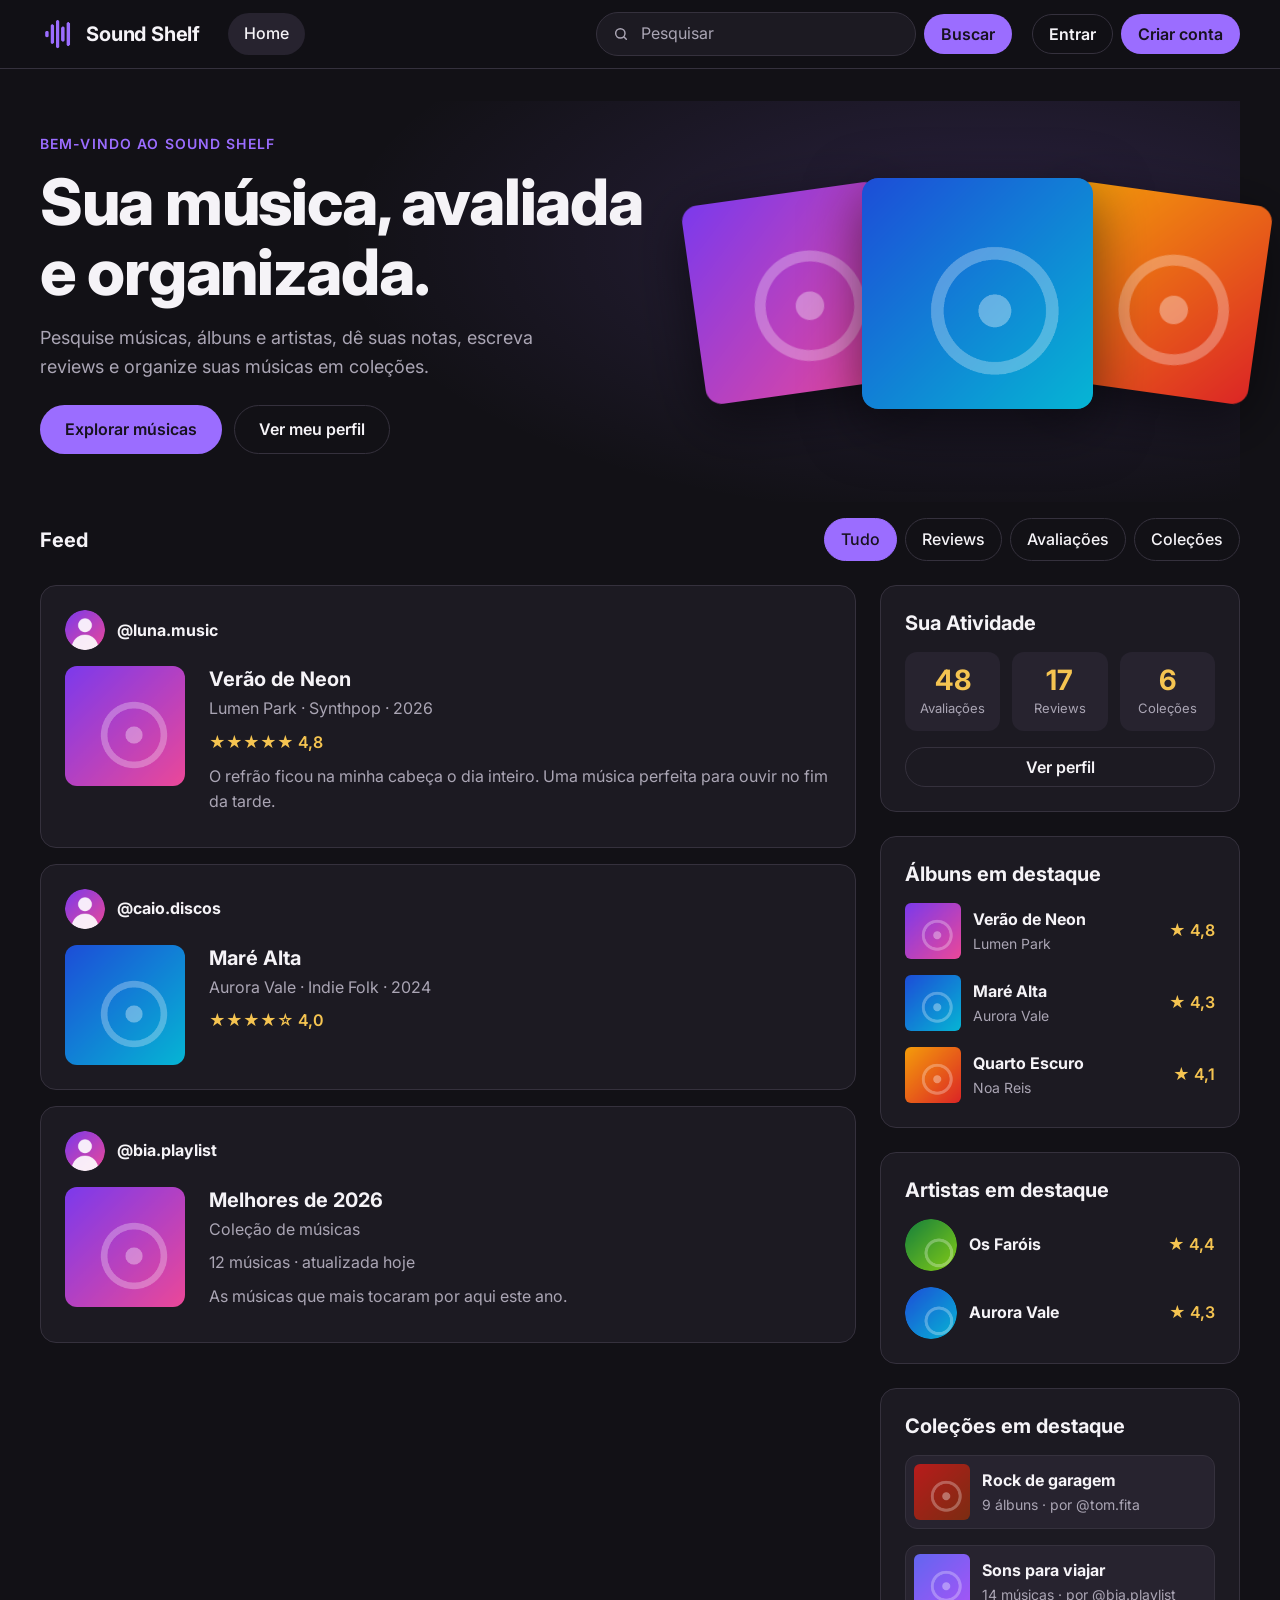
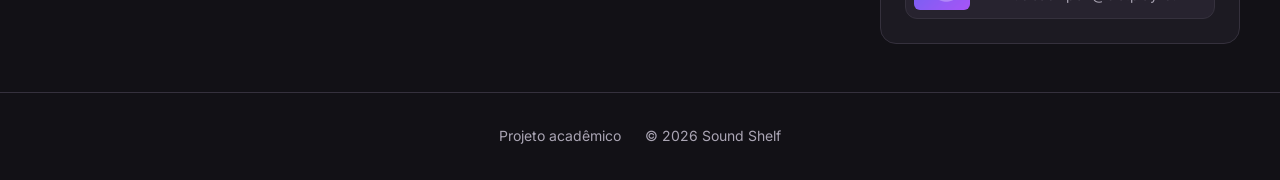
<file: index.html>
<!DOCTYPE html>
<html lang="pt-BR">
<head>
    <meta charset="UTF-8">
    <meta name="viewport" content="width=device-width, initial-scale=1.0">
    <title>Sound Shelf - Home</title>
    <link rel="stylesheet" href="assets/css/style.css">
    <link rel="icon" href="assets/img/favicon.png" type="image/png" sizes="180x180">
    <link rel="apple-touch-icon" href="assets/img/favicon.png">
    <script defer src="assets/js/script.js"></script>
</head>
<body>
   
    <!-- cabeçalho/navegação -->
    <header class="cabecalho">
        <img src="assets/img/logo.png" alt="logo sound shelf">
        <p class="logo">Sound Shelf</p>

        <!-- navegacao principal -->
        <nav class="nav-principal">
            <a href="index.html" class="link ativo" aria-current="page">Home</a>
            <a href="perfil.html" class="link" data-requer-login hidden>Perfil</a>
            <a href="colecoes.html" class="link" data-requer-login hidden>Coleções</a>
        </nav>

        <!-- form de pesquisa -->
        <form class="form-pesquisa" action="buscar.html">

            <label for="pesquisa" class="input-estilo">
                Pesquisar
            </label>

            <input
                type="search"
                id="pesquisa"
                name="pesquisa"
                placeholder="Pesquisar">

            <button type="submit" class="botao">Buscar</button>
        </form>

        <!-- área da conta (o JavaScript mostra a versão de visitante ou de usuário logado) -->
        <div class="area-conta">

            <div class="acoes-conta" id="conta-visitante" hidden>
                <a href="login.html" class="botao-secundario">Entrar</a>
                <a href="cadastro.html" class="botao">Criar conta</a>
            </div>

            <div class="acoes-conta" id="conta-logado" hidden>
                <a href="perfil.html" class="link-perfil" id="link-conta">
                    <img src="assets/img/avatar.png" alt="Foto de perfil do usuário">
                </a>
                <span class="nome-conta" id="nome-conta"></span>
                <button type="button" class="botao-secundario" id="botao-sair">Sair</button>
            </div>

        </div>
    </header>

    <!-- conteúdo principal da página -->
    <main>

        <!-- apresentação inicial-->
        <section class="apresentacao">

            <div class="conteudo-apresentacao">

                <p class="texto-pequeno">
                    BEM-VINDO AO SOUND SHELF
                </p>

                <h1>
                    Sua música, avaliada e organizada.
                </h1>

                <p>
                    Pesquise músicas, álbuns e artistas, dê suas notas,
                    escreva reviews e organize suas músicas em coleções.
                </p>

                <!-- ações principais da Home -->
                <div class="acoes-apresentacao">

                    <a href="#feed" class="botao">
                        Explorar músicas
                    </a>

                    <a href="perfil.html" class="botao-secundario">
                        Ver meu perfil
                    </a>

                </div>

            </div>

            <!-- elemento visual -->
            <div class="visual-apresentacao">

                <div class="capas-hero">
                    <img src="assets/img/capa-1.png" alt="Capa de álbum" data-capa="album-b">
                    <img src="assets/img/capa-2.png" alt="Capa de álbum" data-capa="album-a">
                    <img src="assets/img/capa-3.png" alt="Capa de álbum" data-capa="album-c">
                </div>

            </div>

        </section>

        <!-- área do Feed -->
        <section id="feed" class="secao-feed">
            <header class="cabecalho-secao">
                
                <div>
                    <h2>Feed</h2>
                </div>

                <!-- filtros feed -->
                <div class="filtros-feed">
                    <button type="button" class="filtro ativo">
                        Tudo
                    </button>

                    <button type="button" class="filtro">
                        Reviews
                    </button>

                    <button type="button" class="filtro">
                        Avaliações
                    </button>
                    
                    <button type="button" class="filtro">
                        Coleções
                    </button>
                 </div>
            </header>

            <!-- area que contém os conteúdos do Feed -->
            <div class="conteudo-feed">

                <!-- feed principal -->
                <div class="lista-feed">

                    <!-- card de review -->
                    <article class="card-publicacao">
                        <header class="cabecalho-publicacao">

                            <div class="usuario-publicacao">
                                <img src="assets/img/avatar.png" alt="Foto de perfil do usuário">
                                <strong>@luna.music</strong>

                            </div>
                        </header>

                        <div class="conteudo-publicacao">
                            <img
                                src="assets/img/capa-1.png"
                                alt="Capa ilustrativa da música Verão de Neon"
                                data-capa="faixa"
                                class="capa-publicacao"
                            >

                            <div class="informacoes-publicacao">
                                <h3 data-titulo="faixa">Verão de Neon</h3>
                                <p data-detalhe="faixa">Lumen Park · Synthpop · 2026</p>

                                <div class="avaliacao">
                                    ★★★★★
                                    <span>4,8</span>
                                </div>

                                <p>
                                    O refrão ficou na minha cabeça o dia inteiro.
                                    Uma música perfeita para ouvir no fim da tarde.
                                </p>

                            </div>

                        </div>
                    </article>

                        <!-- card avaliacao de album -->
                        <article class="card-publicacao">
                            <header class="cabecalho-publicacao">

                                <div class="usuario-publicacao">
                                    <img src="assets/img/avatar.png" alt="Foto de perfil do usuário">
                                    <strong>@caio.discos</strong>

                                </div>

                            </header>

                            <div class="conteudo-publicacao">
                                <img
                                src="assets/img/capa-2.png"
                                alt="Capa ilustrativa do álbum Maré Alta"
                                data-capa="album-d"
                                class="capa-publicacao"
                                >

                                <div class="informacoes-publicacao">
                                    <h3 data-titulo="album-d">Maré Alta</h3>
                                    <p data-detalhe="album-d">Aurora Vale · Indie Folk · 2024</p>

                                    <div class="avaliacao">
                                        ★★★★☆
                                        <span>4,0</span>
                                    </div>

                                </div>

                            </div>
                        </article>

                        <!-- Card de coleção -->
                        <article class="card-publicacao">

                            <header class="cabecalho-publicacao">
                                <div class="usuario-publicacao">

                                    <img src="assets/img/avatar.png" alt="Foto de perfil do usuário">
                                        <strong>@bia.playlist</strong>
                                </div>

                            </header>
                            <div class="conteudo-publicacao">

                                <div class="capa-colecao">
                                    <img src="assets/img/capa-1.png" alt="Capa da coleção Melhores de 2026" data-capa="album-e" data-manter-alt>
                                </div>

                                <div class="informacoes-publicacao">

                                    <h3>Melhores de 2026</h3>

                                    <p>Coleção de músicas</p>

                                    <p>12 músicas · atualizada hoje</p>

                                    <p>As músicas que mais tocaram por aqui este ano.</p>

                                </div>

                            </div>
                        </article>

                </div>
        

                    <!-- barra lateral da home -->
                    <aside class="barra-lateral">

                            <!-- estatisticas de usuario -->
                            <section class="card-lateral">
                                <h2>Sua Atividade</h2>

                                <div class="estatisticas-home">
                                    <div class="estatistica">
                                        <strong>48</strong>
                                        <span>Avaliações</span>
                                    </div>

                                    <div class="estatistica">
                                        <strong>17</strong>
                                        <span>Reviews</span>
                                    </div>

                                    <div class="estatistica">
                                        <strong>6</strong>
                                        <span>Coleções</span>
                                    </div>
                                </div>
                                
                                <a href="perfil.html" class="botao-secundario">
                                    Ver perfil
                                </a>
                            </section>

                            <!-- albuns em destaque -->
                            <section class="card-lateral">
                                <h2>Álbuns em destaque</h2>

                                <ul class="albuns-home">

                                    <li class="item-destaque">
                                        <img 
                                            src="assets/img/capa-1.png" 
                                            alt="Capa de Verão de Neon"
                                            data-capa="album-a" 
                                            class="capa-destaque"
                                        >

                                        <div class="informacoes-destaque">
                                            <strong data-titulo="album-a">Verão de Neon</strong>
                                            <span data-artista="album-a">Lumen Park</span>
                                        </div>

                                        <span class="nota">4,8</span>
                                    </li>
                                    
                                    <li class="item-destaque">
                                        <img
                                            src="assets/img/capa-2.png"
                                            alt="Capa de Maré Alta"
                                            data-capa="album-b"
                                            class="capa-destaque"
                                        >

                                        <div class="informacoes-destaque">
                                            <strong data-titulo="album-b">Maré Alta</strong>
                                            <span data-artista="album-b">Aurora Vale</span>
                                        </div>

                                        <span class="nota">4,3</span>
                                    </li>

                                    <li class="item-destaque">
                                        <img
                                            src="assets/img/capa-3.png"
                                            alt="Capa de Quarto Escuro"
                                            data-capa="album-c"
                                            class="capa-destaque"
                                        >

                                        <div class="informacoes-destaque">
                                            <strong data-titulo="album-c">Quarto Escuro</strong>
                                            <span data-artista="album-c">Noa Reis</span>
                                        </div>

                                        <span class="nota">4,1</span>
                                    </li>

                                </ul>
                            </section>

                
                            <!-- Artistas em destaque -->
                            <section class="card-lateral">
                                <h2>Artistas em destaque</h2>

                                <ul class="artistas-home">

                                    <li class="item-artista">
                                        <img
                                            src="assets/img/artista-1.png"
                                            alt="Imagem do artista Os Faróis"
                                            class="imagem-artista"
                                        >

                                        <strong>Os Faróis</strong>

                                        <span class="nota">4,4</span>
                                    </li>

                                    <li class="item-artista">
                                        <img
                                            src="assets/img/artista-2.png"
                                            alt="Imagem da artista Aurora Vale"
                                            class="imagem-artista"
                                        >

                                        <strong>Aurora Vale</strong>

                                        <span class="nota">4,3</span>
                                    </li>

                                </ul>
                            </section>
                            

                           <!-- Coleções em destaque -->
                            <section class="card-lateral">
                                <h2>Coleções em destaque</h2>

                                <ul class="colecoes-home">

                                    <li class="item-colecao">
                                        <img
                                            src="assets/img/capa-6.png"
                                            alt="Capa da coleção Rock de garagem"
                                            data-capa="album-f" data-manter-alt
                                            class="capa-colecao"
                                        >

                                        <div class="informacoes-colecao">
                                            <strong>Rock de garagem</strong>
                                            <span>9 álbuns · por @tom.fita</span>
                                        </div>

                                    </li>

                                    <li class="item-colecao">
                                        <img
                                            src="assets/img/capa-5.png"
                                            alt="Capa da coleção Sons para viajar"
                                            data-capa="album-d" data-manter-alt
                                            class="capa-colecao"
                                        >

                                        <div class="informacoes-colecao">
                                            <strong>Sons para viajar</strong>
                                            <span>14 músicas · por @bia.playlist</span>
                                        </div>

                                    </li>
                                </ul>

                            </section>
                         </aside>

                </div>
            </section>
    </main>

    <!-- Rodapé -->
    <footer class="rodape">
        <p>Projeto acadêmico</p>
        <p>&copy; 2026 Sound Shelf</p>
    </footer>
    
</body>
</html>
</file>
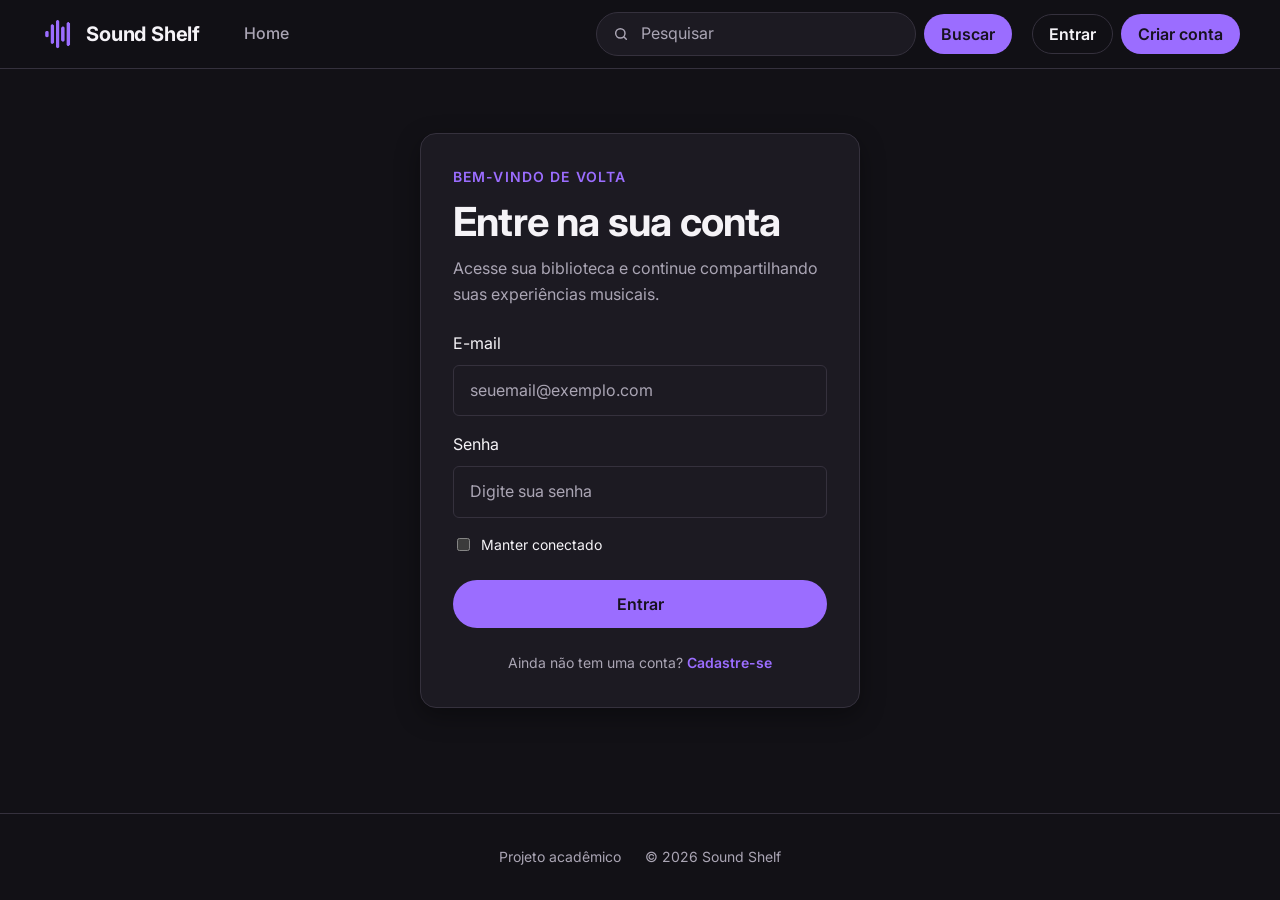
<file: buscar.html>
<!DOCTYPE html>
<html lang="pt-BR">
<head>
    <meta charset="UTF-8">
    <meta name="viewport" content="width=device-width, initial-scale=1.0">
    <title>Sound Shelf - Buscar</title>
    <link rel="stylesheet" href="assets/css/style.css">
    <link rel="icon" href="assets/img/favicon.svg" type="image/svg+xml">
    <link rel="icon" href="assets/img/favicon.png" type="image/png" sizes="180x180">
    <link rel="apple-touch-icon" href="assets/img/favicon.png">
    <script defer src="assets/js/script.js"></script>
</head>
<body data-protegida>
    <!-- cabeçalho/navegação -->
    <header class="cabecalho">
        <img src="assets/img/logo.png" alt="logo sound shelf">
        <p class="logo">Sound Shelf</p>

        <!-- navegacao principal -->
        <nav class="nav-principal">
            <a href="index.html" class="link">Home</a>
            <a href="perfil.html" class="link" data-requer-login hidden>Perfil</a>
            <a href="colecoes.html" class="link" data-requer-login hidden>Coleções</a>
        </nav>

        <!-- form de pesquisa -->
        <form class="form-pesquisa" action="buscar.html">

            <label for="pesquisa" class="input-estilo">
                Pesquisar
            </label>

            <input
                type="search"
                id="pesquisa"
                name="pesquisa"
                placeholder="Pesquisar">

            <button type="submit" class="botao">Buscar</button>
        </form>

        <!-- área da conta (o JavaScript mostra a versão de visitante ou de usuário logado) -->
        <div class="area-conta">

            <div class="acoes-conta" id="conta-visitante" hidden>
                <a href="login.html" class="botao-secundario">Entrar</a>
                <a href="cadastro.html" class="botao">Criar conta</a>
            </div>

            <div class="acoes-conta" id="conta-logado" hidden>
                <a href="perfil.html" class="link-perfil" id="link-conta">
                    <img src="assets/img/avatar.png" alt="Foto de perfil do usuário">
                </a>
                <span class="nome-conta" id="nome-conta"></span>
                <button type="button" class="botao-secundario" id="botao-sair">Sair</button>
            </div>

        </div>
    </header>


    <main>
        <!-- Apresentação da página -->
        <section class="cabecalho-pagina">

            <div>

                <p class="texto-pequeno">
                    BUSCAR
                </p>

                <h1>Resultados da busca</h1>

                <p id="resumo-busca">
                    Pesquise músicas e álbuns pelo campo no topo da página.
                </p>

            </div>

        </section>

        <!-- Mensagens de feedback (preenchidas pelo JavaScript) -->
        <div id="mensagem-busca" role="status" aria-live="polite"></div>

        <!-- Aparece quando a página é aberta sem termo de pesquisa -->
        <div class="estado-vazio" id="busca-sem-termo" hidden>
            <p>Nenhuma pesquisa feita ainda.</p>
            <p>Digite uma música, um álbum ou um artista no campo do topo e clique em "Buscar".</p>
        </div>

        <div id="resultados-busca" hidden>

            <!-- Abas: músicas e álbuns -->
            <div class="navegacao-perfil abas-busca" role="tablist" aria-label="Tipo de resultado">

                <button
                    type="button"
                    class="aba ativa"
                    role="tab"
                    id="aba-musicas"
                    data-tipo="musicas"
                    aria-selected="true"
                    aria-controls="painel-musicas"
                >
                    Músicas <span id="contagem-musicas"></span>
                </button>

                <button
                    type="button"
                    class="aba"
                    role="tab"
                    id="aba-albuns"
                    data-tipo="albuns"
                    aria-selected="false"
                    aria-controls="painel-albuns"
                >
                    Álbuns <span id="contagem-albuns"></span>
                </button>

            </div>

            <!-- Painel de músicas -->
            <section id="painel-musicas" role="tabpanel" aria-labelledby="aba-musicas">

                <div class="estado-vazio" id="estado-musicas" hidden>
                    <p id="texto-estado-musicas"></p>
                    <button type="button" class="botao-secundario" id="botao-repetir-musicas" hidden>
                        Tentar novamente
                    </button>
                </div>

                <ul class="lista-resultados" id="lista-musicas"></ul>

            </section>

            <!-- Painel de álbuns -->
            <section id="painel-albuns" role="tabpanel" aria-labelledby="aba-albuns" hidden>

                <div class="estado-vazio" id="estado-albuns" hidden>
                    <p id="texto-estado-albuns"></p>
                    <button type="button" class="botao-secundario" id="botao-repetir-albuns" hidden>
                        Tentar novamente
                    </button>
                </div>

                <ul class="lista-resultados" id="lista-albuns"></ul>

            </section>

        </div>

    </main>

    <!-- Escolha da coleção de destino (aberto pelo JavaScript) -->
    <dialog
        class="dialogo"
        id="dialogo-adicionar"
        aria-labelledby="titulo-dialogo-adicionar"
    >

        <h2 id="titulo-dialogo-adicionar">Adicionar à coleção</h2>

        <p id="texto-dialogo-adicionar"></p>

        <div id="mensagem-dialogo-adicionar" role="status" aria-live="polite"></div>

        <div class="campo-formulario" id="campo-colecao-destino">

            <label for="colecao-destino">Coleção</label>

            <select id="colecao-destino" name="colecao-destino"></select>

        </div>

        <!-- Aparece quando o usuário não tem coleção do tipo do item -->
        <div class="estado-vazio" id="sem-colecao-compativel" hidden>
            <p id="texto-sem-colecao"></p>
            <a href="colecoes.html" class="link">Ir para Coleções</a>
        </div>

        <div class="acoes-formulario">

            <button
                type="button"
                class="botao-secundario"
                id="botao-cancelar-adicionar"
            >
                Cancelar
            </button>

            <button type="button" class="botao" id="botao-confirmar-adicionar">
                Adicionar
            </button>

        </div>

    </dialog>

    <!-- Rodapé: padrão do Sound Shelf -->
    <footer class="rodape">

        <p>Projeto acadêmico</p>

        <p>&copy; 2026 Sound Shelf</p>

    </footer>

</body>
</html>
</file>
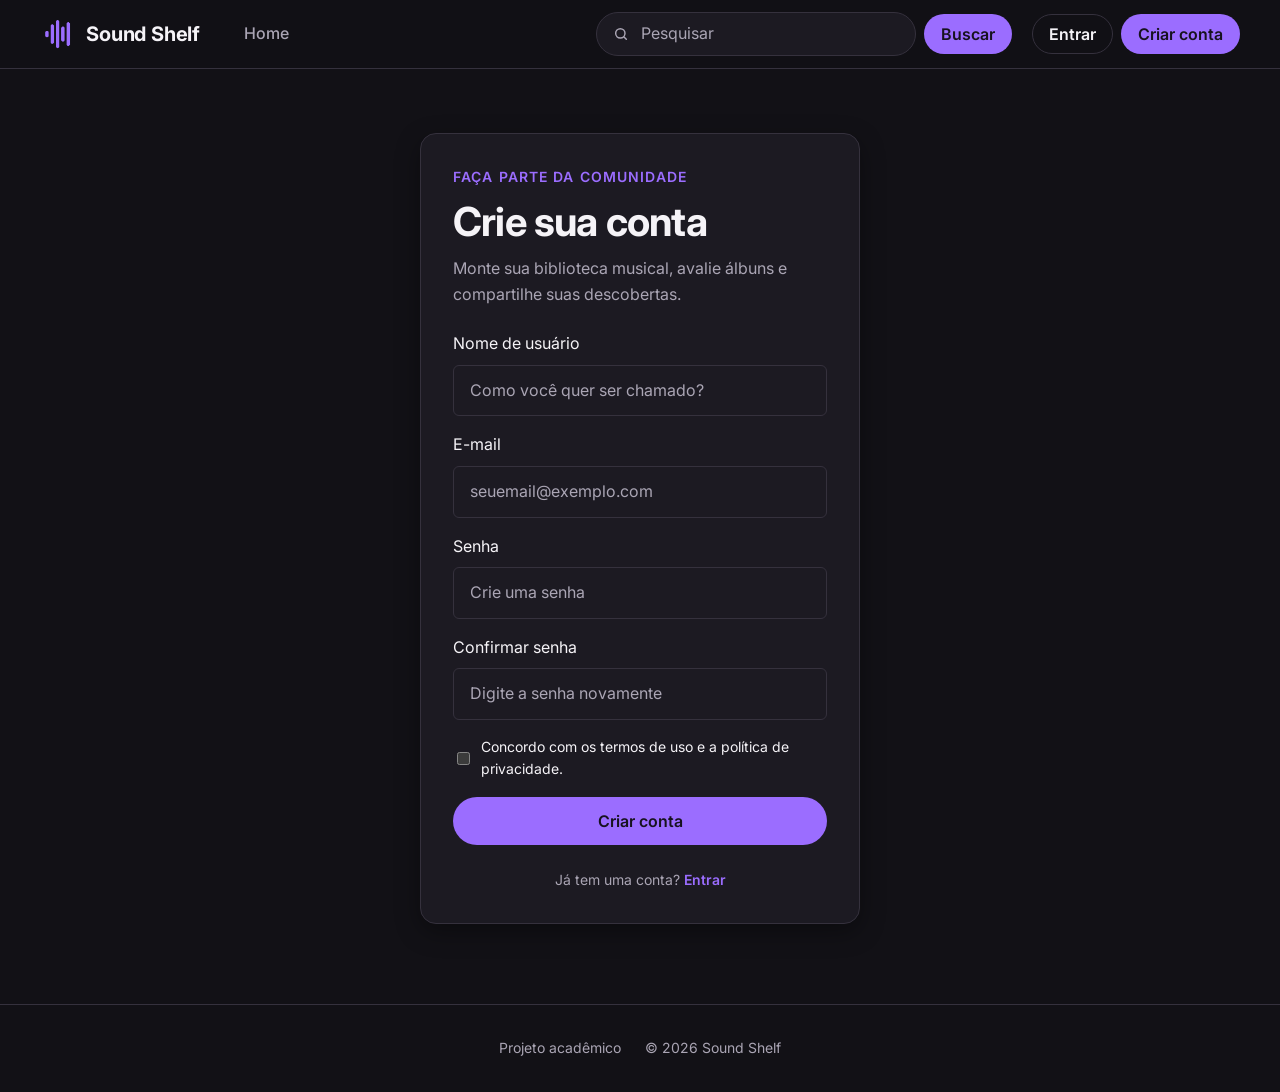
<file: cadastro.html>
<!DOCTYPE html>
 <html lang="pt-BR">
 <head>
    <meta charset="UTF-8">
    <meta name="viewport" content="width=device-width, initial-scale=1.0">
    <title>Sound Shelf - Cadastro</title>
    <link rel="stylesheet" href="assets/css/style.css">
    <link rel="icon" href="assets/img/favicon.svg" type="image/svg+xml">
    <link rel="icon" href="assets/img/favicon.png" type="image/png" sizes="180x180">
    <link rel="apple-touch-icon" href="assets/img/favicon.png">
    <script defer src="assets/js/script.js"></script>
 </head>
 <body data-somente-visitante>
    <!-- cabeçalho/navegação -->
    <header class="cabecalho">
        <img src="assets/img/logo.png" alt="logo sound shelf">
        <p class="logo">Sound Shelf</p>

        <!-- navegacao principal -->
        <nav class="nav-principal">
            <a href="index.html" class="link">Home</a>
            <a href="perfil.html" class="link" data-requer-login hidden>Perfil</a>
            <a href="colecoes.html" class="link" data-requer-login hidden>Coleções</a>
        </nav>

        <!-- form de pesquisa -->
        <form class="form-pesquisa" action="buscar.html">

            <label for="pesquisa" class="input-estilo">
                Pesquisar
            </label>

            <input
                type="search"
                id="pesquisa"
                name="pesquisa"
                placeholder="Pesquisar">

            <button type="submit" class="botao">Buscar</button>
        </form>

        <!-- área da conta (o JavaScript mostra a versão de visitante ou de usuário logado) -->
        <div class="area-conta">

            <div class="acoes-conta" id="conta-visitante" hidden>
                <a href="login.html" class="botao-secundario">Entrar</a>
                <a href="cadastro.html" class="botao">Criar conta</a>
            </div>

            <div class="acoes-conta" id="conta-logado" hidden>
                <a href="perfil.html" class="link-perfil" id="link-conta">
                    <img src="assets/img/avatar.png" alt="Foto de perfil do usuário">
                </a>
                <span class="nome-conta" id="nome-conta"></span>
                <button type="button" class="botao-secundario" id="botao-sair">Sair</button>
            </div>

        </div>
    </header>

    <!-- Formulário de cadastro -->

    <main>

        <section
            class="secao-autenticacao"
        >

            <header class="cabecalho-secao">

                <p class="texto-pequeno">FAÇA PARTE DA COMUNIDADE</p>

                <h1 id="titulo-cadastro">Crie sua conta</h1>

                <p>
                    Monte sua biblioteca musical, avalie álbuns
                    e compartilhe suas descobertas.
                </p>

            </header>

            <form id="formulario-cadastro" novalidate>

                <!-- Nome de usuário -->

                <div class="campo-formulario">

                    <label for="nome-usuario">
                        Nome de usuário
                    </label>

                    <input
                        type="text"
                        id="nome-usuario"
                        name="usuario"
                        placeholder="Como você quer ser chamado?"
                        minlength="3"
                        maxlength="30"
                        required
                    >

                </div>

                <!-- E-mail -->

                <div class="campo-formulario">

                    <label for="email-cadastro">
                        E-mail
                    </label>

                    <input
                        type="email"
                        id="email-cadastro"
                        name="email"
                        placeholder="seuemail@exemplo.com"
                        required
                    >

                </div>

                <!-- Senha -->

                <div class="campo-formulario">

                    <label for="senha-cadastro">
                        Senha
                    </label>

                    <input
                        type="password"
                        id="senha-cadastro"
                        name="senha"
                        placeholder="Crie uma senha"
                        minlength="8"
                        required
                    >

                </div>

                <!-- Confirmação de senha -->

                <div class="campo-formulario">

                    <label for="confirmar-senha">
                        Confirmar senha
                    </label>

                    <input
                        type="password"
                        id="confirmar-senha"
                        name="confirmar-senha"
                        placeholder="Digite a senha novamente"
                        minlength="8"
                        required
                    >

                </div>

                <!-- Aceite dos termos -->

                <div class="campo-formulario">

                    <label for="aceitar-termos">

                        <input
                            type="checkbox"
                            id="aceitar-termos"
                            name="aceitar-termos"
                            required
                        >

                        Concordo com os termos de uso e a política
                        de privacidade.

                    </label>

                </div>

                <!-- Mensagem geral (preenchida pelo JavaScript) -->

                <div id="mensagem-cadastro" role="status" aria-live="polite"></div>


                <!-- Envio do formulário -->

                <button type="submit" class="botao">
                    Criar conta
                </button>

            </form>

            <!-- Link para login -->

            <p class="texto-autenticacao">
                Já tem uma conta?

                <a href="login.html" class="link">
                    Entrar
                </a>
            </p>

        </section>

    </main>

    <!-- Rodapé padrão -->

    <footer class="rodape">

        <p>Projeto acadêmico</p>

        <p>&copy; 2026 Sound Shelf</p>

    </footer>
 </body>
 </html>
</file>
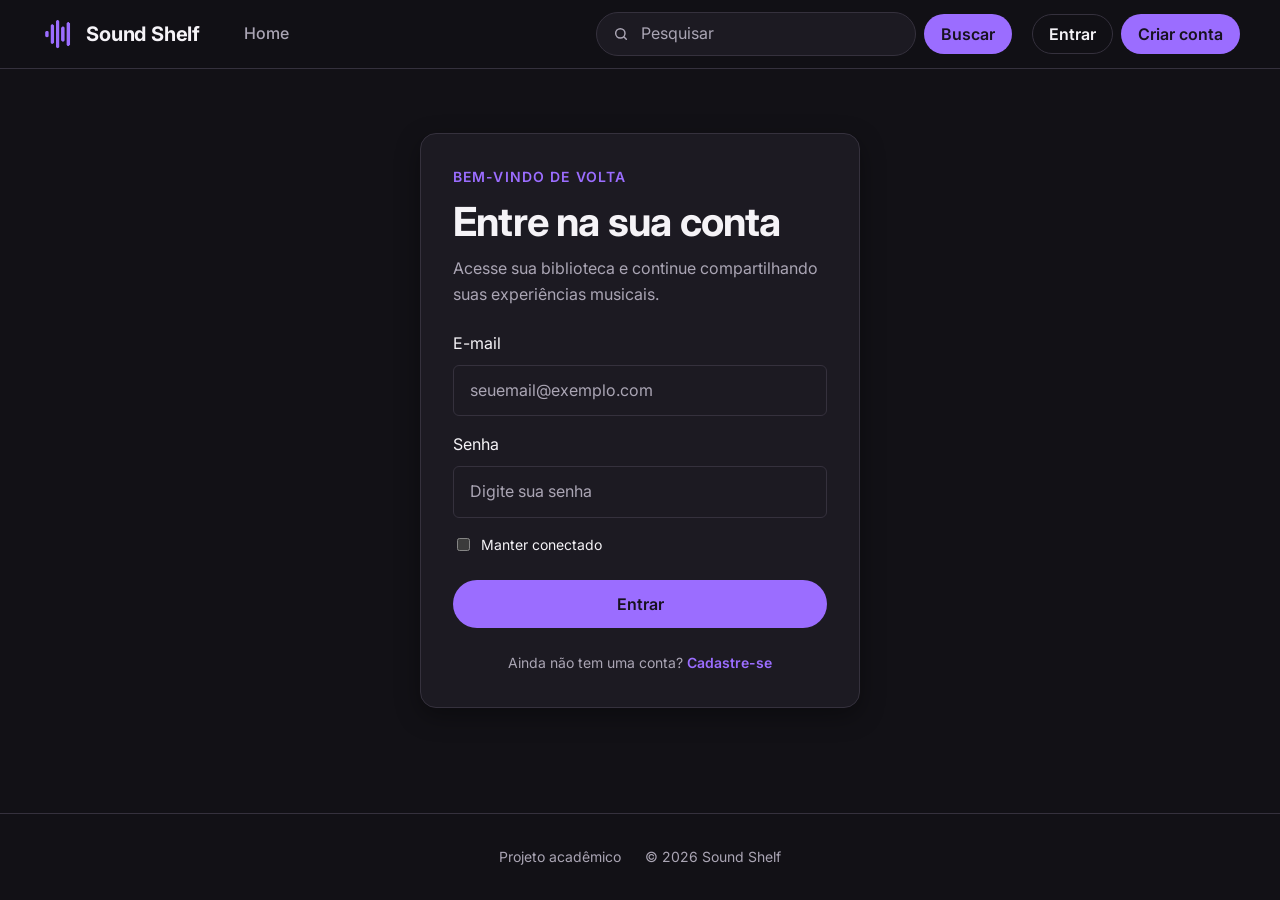
<file: colecoes.html>
<!DOCTYPE html>
<html lang="pt-BR">
<head>
    <meta charset="UTF-8">
    <meta name="viewport" content="width=device-width, initial-scale=1.0">
    <title>Sound Shelf - Coleções</title>
    <link rel="stylesheet" href="assets/css/style.css">
    <link rel="icon" href="assets/img/favicon.svg" type="image/svg+xml">
    <link rel="icon" href="assets/img/favicon.png" type="image/png" sizes="180x180">
    <link rel="apple-touch-icon" href="assets/img/favicon.png">
    <script defer src="assets/js/script.js"></script>
</head>
<body data-protegida>
    <!-- cabeçalho/navegação -->
    <header class="cabecalho">
        <img src="assets/img/logo.png" alt="logo sound shelf">
        <p class="logo">Sound Shelf</p>

        <!-- navegacao principal -->
        <nav class="nav-principal">
            <a href="index.html" class="link">Home</a>
            <a href="perfil.html" class="link" data-requer-login hidden>Perfil</a>
            <a href="colecoes.html" class="link ativo" aria-current="page" data-requer-login hidden>Coleções</a>
        </nav>

        <!-- form de pesquisa -->
        <form class="form-pesquisa" action="buscar.html">

            <label for="pesquisa" class="input-estilo">
                Pesquisar
            </label>

            <input
                type="search"
                id="pesquisa"
                name="pesquisa"
                placeholder="Pesquisar">

            <button type="submit" class="botao">Buscar</button>
        </form>

        <!-- área da conta (o JavaScript mostra a versão de visitante ou de usuário logado) -->
        <div class="area-conta">

            <div class="acoes-conta" id="conta-visitante" hidden>
                <a href="login.html" class="botao-secundario">Entrar</a>
                <a href="cadastro.html" class="botao">Criar conta</a>
            </div>

            <div class="acoes-conta" id="conta-logado" hidden>
                <a href="perfil.html" class="link-perfil" id="link-conta">
                    <img src="assets/img/avatar.png" alt="Foto de perfil do usuário">
                </a>
                <span class="nome-conta" id="nome-conta"></span>
                <button type="button" class="botao-secundario" id="botao-sair">Sair</button>
            </div>

        </div>
    </header>


    <main>
        <!-- Apresentação da página -->
        <section class="cabecalho-pagina">

            <div>

                <p class="texto-pequeno">
                    ORGANIZAÇÃO
                </p>

                <h1>Minhas coleções</h1>

                <p>
                    Organize músicas e álbuns de acordo com seus gostos.
                </p>

            </div>

            <button
                type="button"
                class="botao"
                id="botao-nova-colecao"
                aria-controls="formulario-colecao"
                aria-expanded="false"
            >
                + Nova coleção
            </button>

        </section>

        <!-- Mensagens de feedback (preenchidas pelo JavaScript) -->
        <div id="mensagem-colecoes" role="status" aria-live="polite"></div>

        <section
            class="formulario-colecao"
            id="formulario-colecao"
            aria-labelledby="titulo-formulario-colecao"
            hidden
        >

            <header class="cabecalho-secao">

                <h2 id="titulo-formulario-colecao">
                    Criar coleção
                </h2>

            </header>

            <form id="formulario-criar-colecao" novalidate>

                <!-- Nome da coleção -->
                <div class="campo-formulario">

                    <label for="nome-colecao">
                        Nome da coleção
                    </label>

                    <input
                        type="text"
                        id="nome-colecao"
                        name="nome"
                        placeholder="Ex.: Melhores de 2026"
                        maxlength="60"
                        required
                    >

                </div>

                <!-- Descrição da coleção -->
                <div class="campo-formulario">

                    <label for="descricao-colecao">
                        Descrição
                    </label>

                    <textarea
                        id="descricao-colecao"
                        name="descricao"
                        rows="4"
                        maxlength="300"
                        placeholder="Descreva sua coleção..."
                    ></textarea>

                </div>

                <!-- Tipo de conteúdo da coleção -->
                <div class="campo-formulario">

                    <label for="tipo-colecao">
                        Tipo de conteúdo
                    </label>

                    <select
                        id="tipo-colecao"
                        name="tipo"
                        required
                    >

                        <option value="musicas">
                            Músicas
                        </option>

                        <option value="albuns">
                            Álbuns
                        </option>

                    </select>

                </div>

                <!-- Ações do formulário -->
                <div class="acoes-formulario">

                    <button
                        type="button"
                        class="botao-secundario"
                        id="botao-cancelar-colecao"
                    >
                        Cancelar
                    </button>

                    <button type="submit" class="botao">
                        Criar coleção
                    </button>

                </div>

            </form>

        </section>

        <!-- Pesquisa, filtros e ordenação das coleções -->

        <section
            class="ferramentas-colecoes"
            aria-label="Ferramentas para organizar as coleções"
        >

            <!-- Pesquisa dentro das coleções -->
            <form
                class="formulario-filtro"
                id="formulario-pesquisa-colecoes"
                role="search"
            >

                <label for="pesquisar-colecoes">
                    Pesquisar coleções
                </label>

                <input
                    type="search"
                    id="pesquisar-colecoes"
                    name="pesquisa-colecoes"
                    placeholder="Nome da coleção"
                >

            </form>

            <!-- Filtro por tipo de conteúdo -->
            <div class="campo-filtro">

                <label for="filtro-tipo">
                    Filtrar por tipo
                </label>

                <select id="filtro-tipo" name="filtro-tipo">

                    <option value="todos">Todos</option>

                    <option value="musicas">Músicas</option>

                    <option value="albuns">Álbuns</option>

                </select>

            </div>

            <!-- Ordenação das coleções -->
            <div class="campo-filtro">

                <label for="ordenar-colecoes">
                    Ordenar
                </label>

                <select
                    id="ordenar-colecoes"
                    name="ordenar-colecoes"
                >

                    <option value="recentes">
                        Mais recentes
                    </option>

                    <option value="nome">
                        Nome
                    </option>

                    <option value="quantidade">
                        Quantidade de itens
                    </option>

                </select>

            </div>

        </section>

        <!-- listas e cartões de coleções -->

        <section
            class="lista-colecoes"
            aria-labelledby="titulo-lista-colecoes"
        >

            <header class="cabecalho-secao">

                <h2 id="titulo-lista-colecoes">
                    Suas coleções
                </h2>

                <!-- A quantidade será atualizada pelo JavaScript -->
                <span id="quantidade-colecoes" aria-live="polite">
                    0 coleções
                </span>

            </header>

            <div class="grade-colecoes" id="grade-colecoes">
                <!-- Os cards são gerados pelo JavaScript a partir das coleções do usuário -->
            </div>

            <!-- Estado vazio: aparece quando o usuário ainda não tem coleções -->
            <div class="estado-vazio" id="colecoes-vazia" hidden>
                <p>Você ainda não tem coleções.</p>
                <p>Crie a primeira com o botão "+ Nova coleção".</p>
            </div>

            <!-- Nenhuma coleção corresponde à pesquisa ou ao filtro -->
            <div class="estado-vazio" id="colecoes-sem-resultado" hidden>
                <p>Nenhuma coleção encontrada.</p>
                <p>Tente outro nome ou outro tipo.</p>
                <button type="button" class="botao-secundario" id="botao-limpar-filtros">
                    Limpar filtros
                </button>
            </div>

        </section>

    </main>

    <!-- Confirmação de exclusão (aberta pelo JavaScript) -->
    <dialog
        class="dialogo"
        id="dialogo-excluir"
        aria-labelledby="titulo-dialogo-excluir"
    >

        <h2 id="titulo-dialogo-excluir">Excluir coleção?</h2>

        <p id="texto-dialogo-excluir"></p>

        <div class="acoes-formulario">

            <button
                type="button"
                class="botao-secundario"
                id="botao-cancelar-exclusao"
            >
                Cancelar
            </button>

            <button
                type="button"
                class="botao-excluir"
                id="botao-confirmar-exclusao"
            >
                Excluir
            </button>

        </div>

    </dialog>

        <!-- Detalhes da coleção (aberto pelo JavaScript) -->
    <dialog
        class="dialogo dialogo-detalhes"
        id="dialogo-detalhes"
        aria-labelledby="titulo-detalhes-colecao"
    >

        <header class="cabecalho-detalhes-colecao">

            <p class="texto-pequeno" id="tipo-detalhes-colecao"></p>

            <h2 id="titulo-detalhes-colecao"></h2>

            <p id="descricao-detalhes-colecao"></p>

            <p class="data-detalhes-colecao" id="data-detalhes-colecao"></p>

        </header>

        <!-- Feedback da remoção de itens -->
        <div id="mensagem-detalhes" role="status" aria-live="polite"></div>

        <ul class="lista-itens-colecao" id="lista-itens-colecao"></ul>

        <!-- Estado vazio: coleção sem itens -->
        <div class="estado-vazio" id="itens-vazio" hidden>
            <p>Esta coleção ainda não tem itens.</p>
        </div>

        <div class="acoes-formulario">

            <button
                type="button"
                class="botao-secundario"
                id="botao-fechar-detalhes"
            >
                Fechar
            </button>

        </div>

    </dialog>

    <!-- Rodapé: padrão do Sound Shelf -->
    <footer class="rodape">

        <p>Projeto acadêmico</p>

        <p>&copy; 2026 Sound Shelf</p>

    </footer>

</body>
</html>
</file>
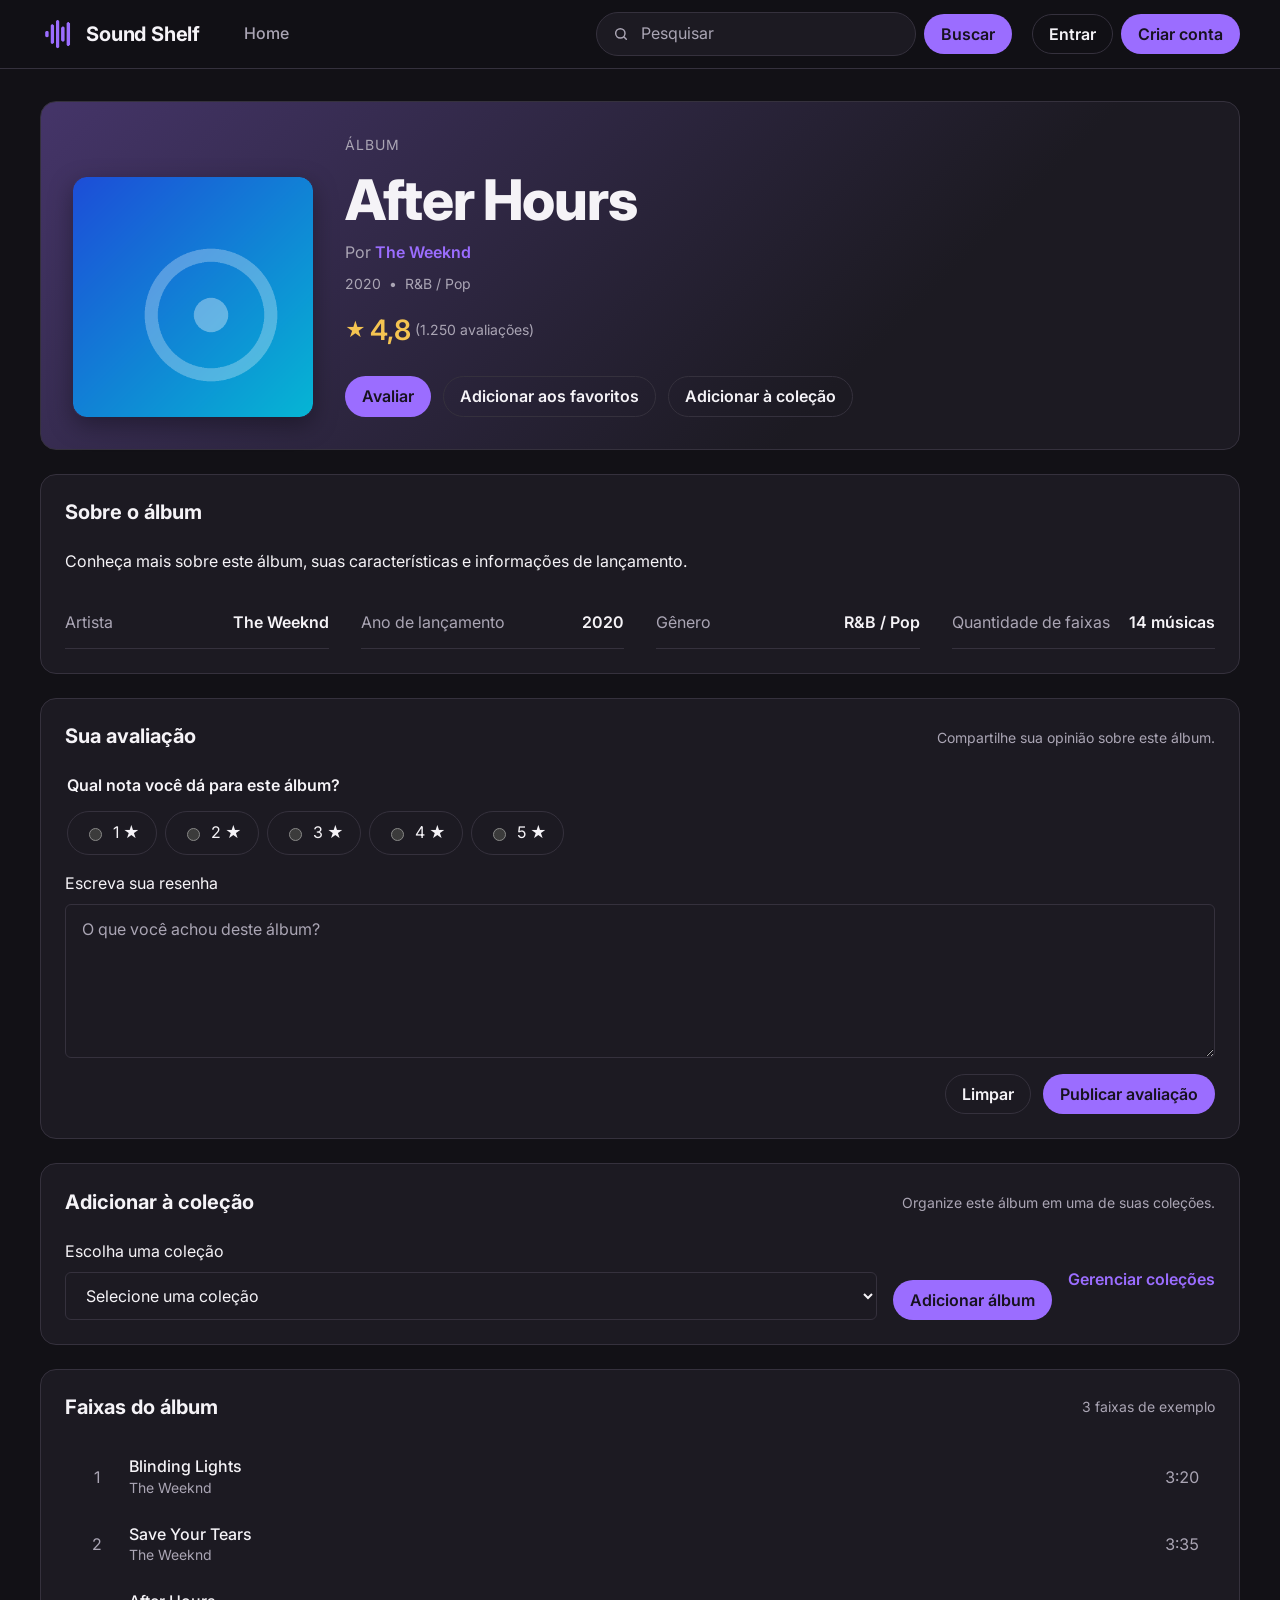
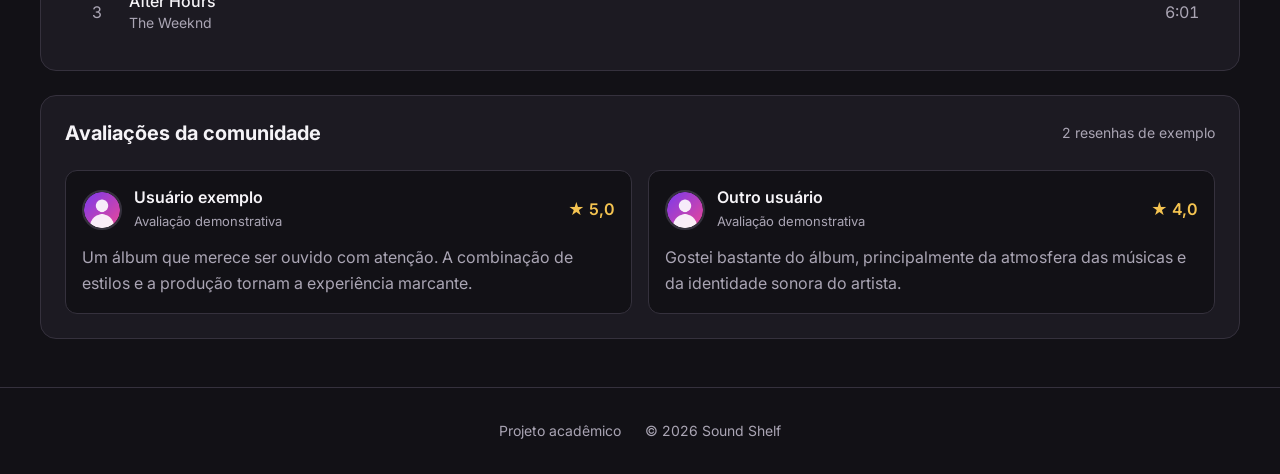
<file: detalhes.html>
<!DOCTYPE html>
<html lang="pt-BR">
<head>
    <meta charset="UTF-8">
    <meta name="viewport" content="width=device-width, initial-scale=1.0">
    <title>Sound Shelf - Detalhes</title>
    <link rel="stylesheet" href="assets/css/style.css">
    <link rel="icon" href="assets/img/favicon.svg" type="image/svg+xml">
    <link rel="icon" href="assets/img/favicon.png" type="image/png" sizes="180x180">
    <link rel="apple-touch-icon" href="assets/img/favicon.png">
    <script defer src="assets/js/script.js"></script>
</head>
<body>
    <!-- cabeçalho/navegação -->
    <header class="cabecalho">
        <img src="assets/img/logo.png" alt="logo sound shelf">
        <p class="logo">Sound Shelf</p>

        <!-- navegacao principal -->
        <nav class="nav-principal">
            <a href="index.html" class="link">Home</a>
            <a href="perfil.html" class="link" data-requer-login hidden>Perfil</a>
            <a href="colecoes.html" class="link" data-requer-login hidden>Coleções</a>
        </nav>

        <!-- form de pesquisa -->
        <form class="form-pesquisa" action="buscar.html">

            <label for="pesquisa" class="input-estilo">
                Pesquisar
            </label>

            <input
                type="search"
                id="pesquisa"
                name="pesquisa"
                placeholder="Pesquisar">

            <button type="submit" class="botao">Buscar</button>
        </form>

        <!-- área da conta (o JavaScript mostra a versão de visitante ou de usuário logado) -->
        <div class="area-conta">

            <div class="acoes-conta" id="conta-visitante" hidden>
                <a href="login.html" class="botao-secundario">Entrar</a>
                <a href="cadastro.html" class="botao">Criar conta</a>
            </div>

            <div class="acoes-conta" id="conta-logado" hidden>
                <a href="perfil.html" class="link-perfil" id="link-conta">
                    <img src="assets/img/avatar.png" alt="Foto de perfil do usuário">
                </a>
                <span class="nome-conta" id="nome-conta"></span>
                <button type="button" class="botao-secundario" id="botao-sair">Sair</button>
            </div>

        </div>
    </header>

    <!-- Conteúdo principal da página -->
    <main>

        <!-- Informações principais do conteúdo -->
        <section
            class="detalhes-conteudo"
        >

            <!-- Capa do álbum -->
            <div class="capa-detalhes">

                <img
                    src="assets/img/capa-2.png"
                    alt="Capa do álbum"
                    id="capa-conteudo"
                >

            </div>

            <!-- Informações do álbum -->
            <div class="informacoes-detalhes">

                <p class="texto-pequeno" id="tipo-conteudo">
                    ÁLBUM
                </p>

                <h1 id="titulo-conteudo">
                    After Hours
                </h1>

                <p class="artista-conteudo">
                    Por
                    <a href="#" class="link" id="nome-artista">
                        The Weeknd
                    </a>
                </p>

                <div class="metadados-conteudo">

                    <span id="ano-lancamento">
                        2020
                    </span>

                    <span>•</span>

                    <span id="genero-conteudo">
                        R&B / Pop
                    </span>

                </div>

                <!-- Avaliação geral do conteúdo -->
                <div class="avaliacao">

                    <span>★</span>

                    <span id="nota-media">
                        4,8
                    </span>

                    <span id="quantidade-avaliacoes">
                        (1.250 avaliações)
                    </span>

                </div>

                <!-- Ações principais do usuário -->
                <div class="acoes-conteudo">

                    <button
                        type="button"
                        class="botao"
                        id="botao-avaliar"
                    >
                        Avaliar
                    </button>

                    <button
                        type="button"
                        class="botao-secundario"
                        id="botao-favorito"
                    >
                        Adicionar aos favoritos
                    </button>

                    <button
                        type="button"
                        class="botao-secundario"
                        id="botao-adicionar-colecao"
                    >
                        Adicionar à coleção
                    </button>

                </div>

            </div>

        </section>

        <section
            class="secao-descricao"
        >

            <header class="cabecalho-secao">

                <h2 id="titulo-descricao">
                    Sobre o álbum
                </h2>

            </header>

            <p id="descricao-conteudo">
                Conheça mais sobre este álbum, suas características
                e informações de lançamento.
            </p>

            <dl class="lista-informacoes">

                <div class="item-informacao">

                    <dt>Artista</dt>

                    <dd id="detalhe-artista">
                        The Weeknd
                    </dd>

                </div>

                <div class="item-informacao">

                    <dt>Ano de lançamento</dt>

                    <dd id="detalhe-ano">
                        2020
                    </dd>

                </div>

                <div class="item-informacao">

                    <dt>Gênero</dt>

                    <dd id="detalhe-genero">
                        R&B / Pop
                    </dd>

                </div>

                <div class="item-informacao">

                    <dt>Quantidade de faixas</dt>

                    <dd id="quantidade-faixas">
                        14 músicas
                    </dd>

                </div>

            </dl>

        </section>

        <!-- Formulário de avaliação e resenha -->

        <section
            class="secao-avaliacao"
            id="formulario-avaliacao"
        >

            <header class="cabecalho-secao">

                <h2 id="titulo-avaliacao">
                    Sua avaliação
                </h2>

                <p>
                    Compartilhe sua opinião sobre este álbum.
                </p>

            </header>

            <form id="formulario-criar-avaliacao">

                <!-- Seleção da nota -->
                <fieldset class="campo-formulario">

                    <legend>Qual nota você dá para este álbum?</legend>

                    <div class="opcoes-nota">

                        <label for="nota-1">
                            <input
                                type="radio"
                                id="nota-1"
                                name="nota"
                                value="1"
                                required
                            >
                            1 ★
                        </label>

                        <label for="nota-2">
                            <input
                                type="radio"
                                id="nota-2"
                                name="nota"
                                value="2"
                            >
                            2 ★
                        </label>

                        <label for="nota-3">
                            <input
                                type="radio"
                                id="nota-3"
                                name="nota"
                                value="3"
                            >
                            3 ★
                        </label>

                        <label for="nota-4">
                            <input
                                type="radio"
                                id="nota-4"
                                name="nota"
                                value="4"
                            >
                            4 ★
                        </label>

                        <label for="nota-5">
                            <input
                                type="radio"
                                id="nota-5"
                                name="nota"
                                value="5"
                            >
                            5 ★
                        </label>

                    </div>

                </fieldset>

                <!-- Texto da resenha -->
                <div class="campo-formulario">

                    <label for="texto-resenha">
                        Escreva sua resenha
                    </label>

                    <textarea
                        id="texto-resenha"
                        name="resenha"
                        rows="5"
                        maxlength="1000"
                        placeholder="O que você achou deste álbum?"
                    ></textarea>

                </div>

                <!-- Envio da avaliação -->
                <div class="acoes-formulario">

                    <button
                        type="reset"
                        class="botao-secundario"
                    >
                        Limpar
                    </button>

                    <button
                        type="submit"
                        class="botao"
                    >
                        Publicar avaliação
                    </button>

                </div>

            </form>

        </section>

        <!-- Adicionar o álbum a uma coleção -->

        <section
            class="secao-adicionar-colecao"
            id="formulario-adicionar-colecao"
        >

            <header class="cabecalho-secao">

                <h2 id="titulo-adicionar-colecao">
                    Adicionar à coleção
                </h2>

                <p>
                    Organize este álbum em uma de suas coleções.
                </p>

            </header>

            <form id="formulario-selecionar-colecao">

                <div class="campo-formulario">

                    <label for="selecionar-colecao">
                        Escolha uma coleção
                    </label>

                    <select
                        id="selecionar-colecao"
                        name="colecao"
                        required
                    >

                        <option value="">
                            Selecione uma coleção
                        </option>

                        <option value="colecao-1">
                            Álbuns de rock
                        </option>

                        <option value="colecao-2">
                            Para ouvir depois
                        </option>

                    </select>

                </div>

                <button type="submit" class="botao">
                    Adicionar álbum
                </button>

                <a href="colecoes.html" class="link">
                    Gerenciar coleções
                </a>

            </form>

        </section>

        <!-- Lista de músicas do álbum -->

        <section
            class="secao-faixas"
        >

            <header class="cabecalho-secao">

                <h2 id="titulo-faixas">
                    Faixas do álbum
                </h2>

                <span id="total-faixas">
                    3 faixas de exemplo
                </span>

            </header>

            
            <ol class="lista-faixas">

                <li class="item-faixa">

                    <span class="numero-faixa">1</span>

                    <div class="informacoes-faixa">

                        <h3>
                            <a href="#" class="link">
                                Blinding Lights
                            </a>
                        </h3>

                        <p>The Weeknd</p>

                    </div>

                    <span class="duracao-faixa">
                        3:20
                    </span>

                </li>

                <li class="item-faixa">

                    <span class="numero-faixa">2</span>

                    <div class="informacoes-faixa">

                        <h3>
                            <a href="#" class="link">
                                Save Your Tears
                            </a>
                        </h3>

                        <p>The Weeknd</p>

                    </div>

                    <span class="duracao-faixa">
                        3:35
                    </span>

                </li>

                <li class="item-faixa">

                    <span class="numero-faixa">3</span>

                    <div class="informacoes-faixa">

                        <h3>
                            <a href="#" class="link">
                                After Hours
                            </a>
                        </h3>

                        <p>The Weeknd</p>

                    </div>

                    <span class="duracao-faixa">
                        6:01
                    </span>

                </li>

            </ol>

        </section>

        <!--  Avaliações e resenhas da comunidade -->

        <section
            class="secao-resenhas"
        >

            <header class="cabecalho-secao">

                <h2 id="titulo-resenhas">
                    Avaliações da comunidade
                </h2>

                <span id="quantidade-resenhas">
                    2 resenhas de exemplo
                </span>

            </header>

            <div class="lista-resenhas">

                <!-- Primeira resenha demonstrativa -->
                <article class="card-resenha">

                    <header class="cabecalho-resenha">

                        <a href="perfil.html" class="link-perfil">

                            <img
                                src="assets/img/avatar.png"
                                alt="Foto de perfil de usuário"
                            >

                        </a>

                        <div class="informacoes-usuario">

                            <h3>
                                <a href="perfil.html" class="link">
                                    Usuário exemplo
                                </a>
                            </h3>

                            <span class="data-resenha">
                                Avaliação demonstrativa
                            </span>

                        </div>

                        <div class="avaliacao">

                            <span>★</span>

                            <span>5,0</span>

                        </div>

                    </header>

                    <div class="conteudo-resenha">

                        <p>
                            Um álbum que merece ser ouvido com atenção.
                            A combinação de estilos e a produção
                            tornam a experiência marcante.
                        </p>

                    </div>

                </article>

                <!-- Segunda resenha demonstrativa -->
                <article class="card-resenha">

                    <header class="cabecalho-resenha">

                        <a href="perfil.html" class="link-perfil">

                            <img
                                src="assets/img/avatar.png"
                                alt="Foto de perfil de usuário"
                            >

                        </a>

                        <div class="informacoes-usuario">

                            <h3>
                                <a href="perfil.html" class="link">
                                    Outro usuário
                                </a>
                            </h3>

                            <span class="data-resenha">
                                Avaliação demonstrativa
                            </span>

                        </div>

                        <div class="avaliacao">

                            <span>★</span>

                            <span>4,0</span>

                        </div>

                    </header>

                    <div class="conteudo-resenha">

                        <p>
                            Gostei bastante do álbum, principalmente
                            da atmosfera das músicas e da identidade
                            sonora do artista.
                        </p>

                    </div>

                </article>

            </div>

        </section>

    </main>

    <!--Rodapé padrão do Sound Shelf -->

    <footer class="rodape">

        <p>Projeto acadêmico</p>

        <p>&copy; 2026 Sound Shelf</p>

    </footer>

</body>
</html>
</file>
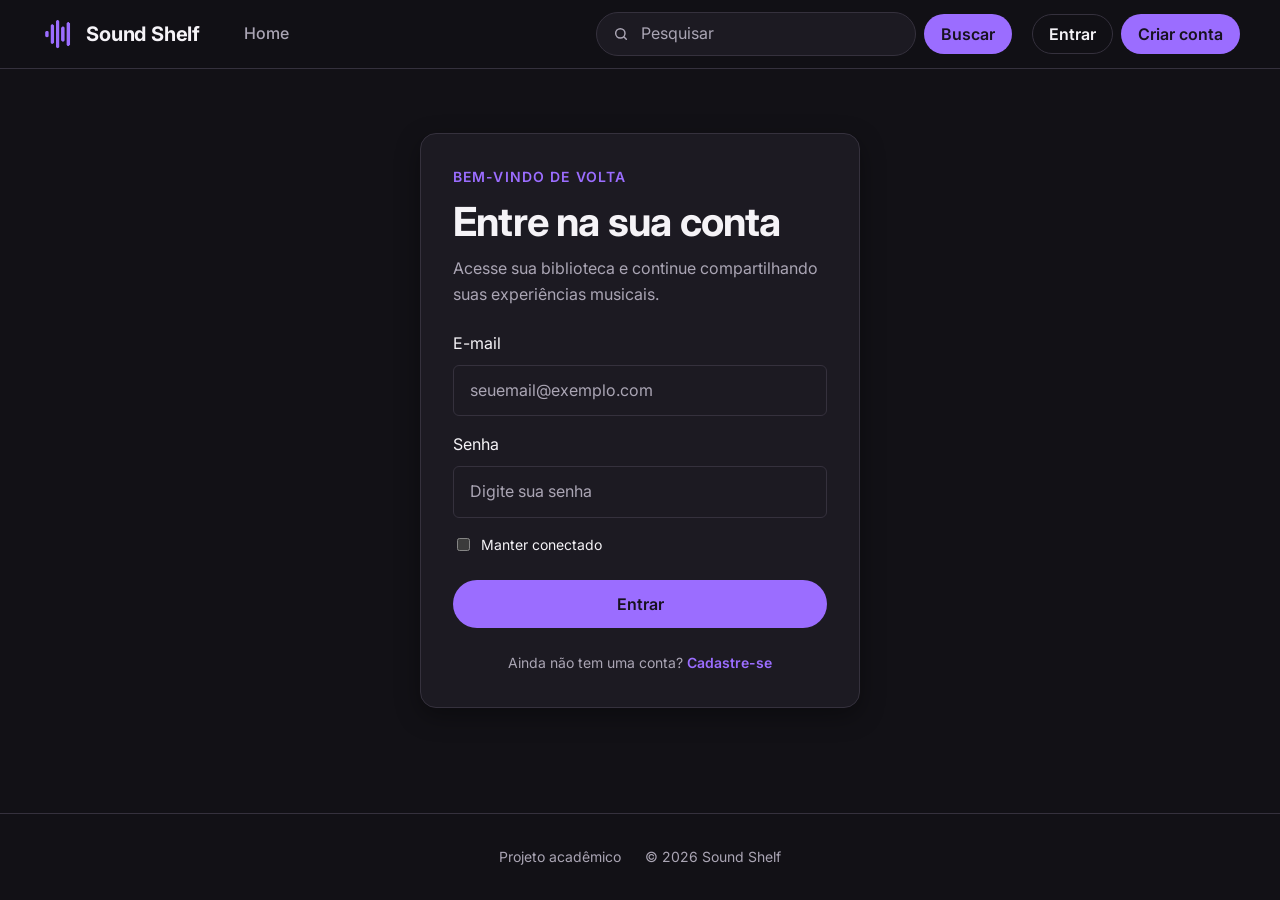
<file: login.html>
<!DOCTYPE html>
<html lang="pt-BR">
<head>
    <meta charset="UTF-8">
    <meta name="viewport" content="width=device-width, initial-scale=1.0">
    <title>Sound Shelf - Login</title>
    <link rel="stylesheet" href="assets/css/style.css">
    <link rel="icon" href="assets/img/favicon.svg" type="image/svg+xml">
    <link rel="icon" href="assets/img/favicon.png" type="image/png" sizes="180x180">
    <link rel="apple-touch-icon" href="assets/img/favicon.png">
    <script defer src="assets/js/script.js"></script>
</head>
<body data-somente-visitante>
    <!-- cabeçalho/navegação -->
    <header class="cabecalho">
        <img src="assets/img/logo.png" alt="logo sound shelf">
        <p class="logo">Sound Shelf</p>

        <!-- navegacao principal -->
        <nav class="nav-principal">
            <a href="index.html" class="link">Home</a>
            <a href="perfil.html" class="link" data-requer-login hidden>Perfil</a>
            <a href="colecoes.html" class="link" data-requer-login hidden>Coleções</a>
        </nav>

        <!-- form de pesquisa -->
        <form class="form-pesquisa" action="buscar.html">

            <label for="pesquisa" class="input-estilo">
                Pesquisar
            </label>

            <input
                type="search"
                id="pesquisa"
                name="pesquisa"
                placeholder="Pesquisar">

            <button type="submit" class="botao">Buscar</button>
        </form>

        <!-- área da conta (o JavaScript mostra a versão de visitante ou de usuário logado) -->
        <div class="area-conta">

            <div class="acoes-conta" id="conta-visitante" hidden>
                <a href="login.html" class="botao-secundario">Entrar</a>
                <a href="cadastro.html" class="botao">Criar conta</a>
            </div>

            <div class="acoes-conta" id="conta-logado" hidden>
                <a href="perfil.html" class="link-perfil" id="link-conta">
                    <img src="assets/img/avatar.png" alt="Foto de perfil do usuário">
                </a>
                <span class="nome-conta" id="nome-conta"></span>
                <button type="button" class="botao-secundario" id="botao-sair">Sair</button>
            </div>

        </div>
    </header>

     <!-- Formulário de login -->

    <main>

        <section
            class="secao-autenticacao"
        >

            <header class="cabecalho-secao">

                <p class="texto-pequeno">BEM-VINDO DE VOLTA</p>

                <h1 id="titulo-login">Entre na sua conta</h1>

                <p>
                    Acesse sua biblioteca e continue compartilhando
                    suas experiências musicais.
                </p>

            </header>

            <form id="formulario-login" novalidate>

                <!-- Campo de e-mail -->

                <div class="campo-formulario">

                    <label for="email-login">
                        E-mail
                    </label>

                    <input
                        type="email"
                        id="email-login"
                        name="email"
                        placeholder="seuemail@exemplo.com"
                        required
                    >

                </div>

                <!-- Campo de senha -->

                <div class="campo-formulario">

                    <label for="senha-login">
                        Senha
                    </label>

                    <input
                        type="password"
                        id="senha-login"
                        name="senha"
                        placeholder="Digite sua senha"
                        required
                    >

                </div>

                <!-- Opções adicionais -->

                <div class="opcoes-login">

                    <label for="lembrar-login">

                        <input
                            type="checkbox"
                            id="lembrar-login"
                            name="lembrar"
                        >

                        Manter conectado

                    </label>

                </div>

                <!-- Mensagem geral (preenchida pelo JavaScript) -->

                <div id="mensagem-login" role="status" aria-live="polite"></div>


                <!-- Botão de envio -->

                <button type="submit" class="botao">
                    Entrar
                </button>

            </form>

            <!-- Link para cadastro -->

            <p class="texto-autenticacao">
                Ainda não tem uma conta?

                <a href="cadastro.html" class="link">
                    Cadastre-se
                </a>
            </p>

        </section>

    </main>

    <!-- Rodapé padrão -->

    <footer class="rodape">

        <p>Projeto acadêmico</p>

        <p>&copy; 2026 Sound Shelf</p>

    </footer>

</body>
</html>
</file>
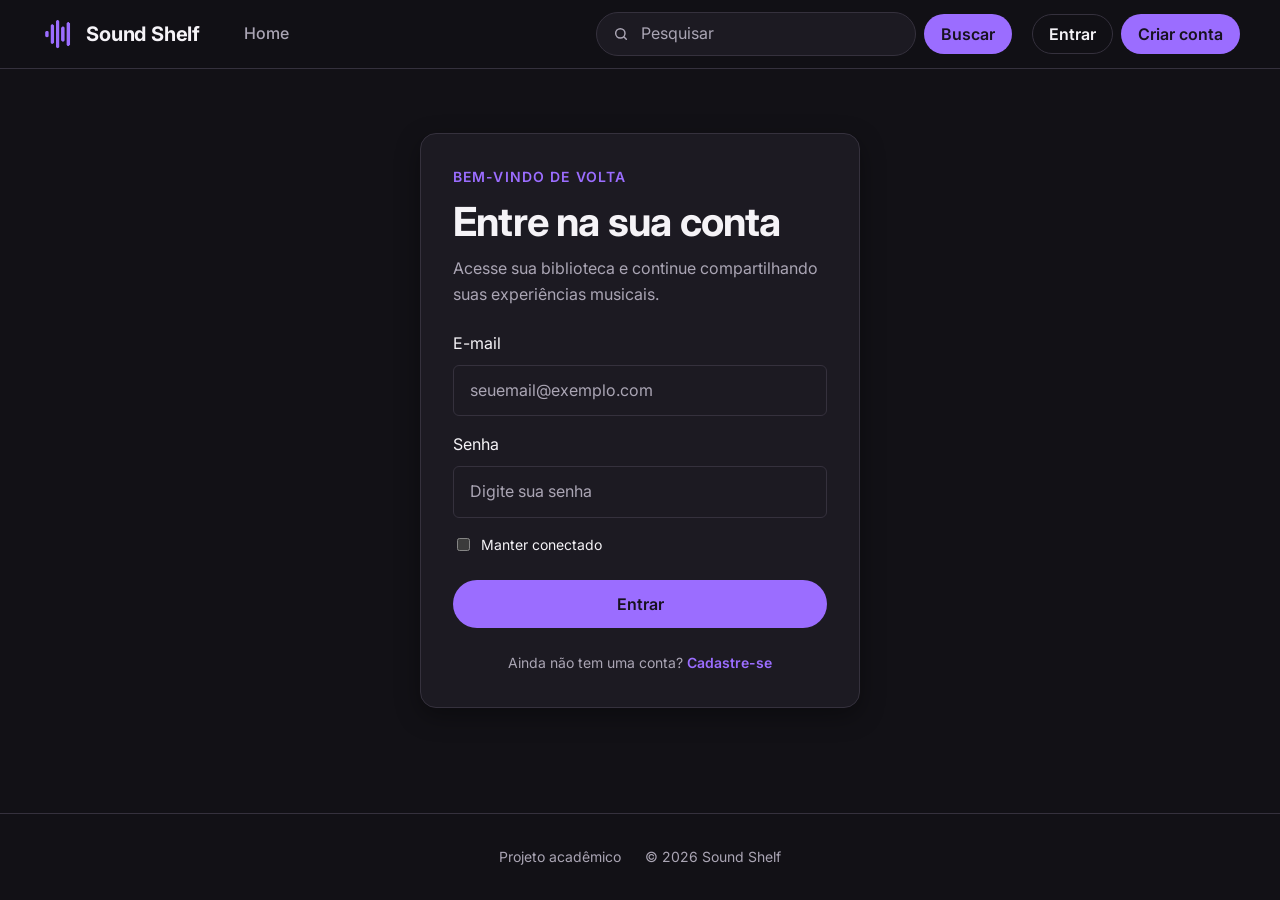
<file: perfil.html>
<!DOCTYPE html>
<html lang="pt-BR">
<head>
    <meta charset="UTF-8">
    <meta name="viewport" content="width=device-width, initial-scale=1.0">
    <title>Sound Shelf - Perfil</title>
    <link rel="stylesheet" href="assets/css/style.css">
    <link rel="icon" href="assets/img/favicon.svg" type="image/svg+xml">
    <link rel="icon" href="assets/img/favicon.png" type="image/png" sizes="180x180">
    <link rel="apple-touch-icon" href="assets/img/favicon.png">
    <script defer src="assets/js/script.js"></script>
</head>
<body data-protegida>
    <!-- cabeçalho/navegação -->
    <header class="cabecalho">
        <img src="assets/img/logo.png" alt="logo sound shelf">
        <p class="logo">Sound Shelf</p>

        <!-- navegacao principal -->
        <nav class="nav-principal">
            <a href="index.html" class="link">Home</a>
            <a href="perfil.html" class="link ativo" aria-current="page" data-requer-login hidden>Perfil</a>
            <a href="colecoes.html" class="link" data-requer-login hidden>Coleções</a>
        </nav>

        <!-- form de pesquisa -->
        <form class="form-pesquisa" action="buscar.html">

            <label for="pesquisa" class="input-estilo">
                Pesquisar
            </label>

            <input
                type="search"
                id="pesquisa"
                name="pesquisa"
                placeholder="Pesquisar">

            <button type="submit" class="botao">Buscar</button>
        </form>

        <!-- área da conta (o JavaScript mostra a versão de visitante ou de usuário logado) -->
        <div class="area-conta">

            <div class="acoes-conta" id="conta-visitante" hidden>
                <a href="login.html" class="botao-secundario">Entrar</a>
                <a href="cadastro.html" class="botao">Criar conta</a>
            </div>

            <div class="acoes-conta" id="conta-logado" hidden>
                <a href="perfil.html" class="link-perfil" id="link-conta">
                    <img src="assets/img/avatar.png" alt="Foto de perfil do usuário">
                </a>
                <span class="nome-conta" id="nome-conta"></span>
                <button type="button" class="botao-secundario" id="botao-sair">Sair</button>
            </div>

        </div>
    </header>

        <!-- Cabeçalho do perfil -->
        <main>
        <section class="cabecalho-perfil" aria-labelledby="titulo-perfil">

            <img
                src="assets/img/avatar.png"
                alt="Foto de perfil do usuário"
                class="avatar-grande"
            >

            <div class="informacoes-perfil">

                <h1 id="titulo-perfil">
                    Meu perfil
                </h1>

                <p class="nome-usuario">
                    @usuario
                </p>

                <p>
                    Apaixonado por música, descobrindo novos sons e
                    organizando tudo que estou ouvindo.
                </p>

                <!-- Estatísticas resumidas do perfil -->
                <div class="estatisticas-perfil">

                    <div>
                        <strong>48</strong>
                        <span>Avaliações</span>
                    </div>

                    <div>
                        <strong>17</strong>
                        <span>Reviews</span>
                    </div>

                    <div>
                        <strong>6</strong>
                        <span>Coleções</span>
                    </div>

                </div>

            </div>

        </section>

        <!-- Navegação interna do perfil -->
        <nav class="navegacao-perfil" aria-label="Seções do perfil">

            <a href="#visao-geral" class="aba ativa" aria-current="location">
                Visão geral
            </a>

            <a href="#avaliacoes" class="aba">
                Avaliações
            </a>

            <a href="#colecoes" class="aba">
                Coleções
            </a>

        </nav>

        <!-- Visão geral do perfil -->
        <section id="visao-geral" class="conteudo-perfil">

            <!-- Músicas avaliadas pelo usuário -->
            <section class="secao-musicas">

                <header class="cabecalho-secao">

                    <div>
                        <h2>Suas músicas</h2>

                        <p>
                            Músicas que você avaliou recentemente.
                        </p>
                    </div>

                    <a href="#avaliacoes">
                        Ver todas
                    </a>

                </header>

                <!-- Grade de músicas -->
                <div class="grade-musicas">

                    <article class="card-musica">

                        <a href="detalhes.html">
                            <img src="assets/img/capa-1.png" alt="Capa de Verão de Neon">
                            <h3>Verão de Neon</h3>
                        </a>

                        <p>Lumen Park</p>

                        <span class="nota">
                            ★ 4,8
                        </span>

                    </article>

                    <article class="card-musica">

                        <a href="detalhes.html">
                            <img src="assets/img/capa-2.png" alt="Capa de Maré Alta">
                            <h3>Maré Alta</h3>
                        </a>

                        <p>Aurora Vale</p>

                        <span class="nota">
                            ★ 4,3
                        </span>

                    </article>

                    <article class="card-musica">

                        <a href="detalhes.html">
                            <img src="assets/img/capa-3.png" alt="Capa de Quarto Escuro">
                            <h3>Quarto Escuro</h3>
                        </a>

                        <p>Os Faróis</p>

                        <span class="nota">
                            ★ 4,7
                        </span>

                    </article>

                    <article class="card-musica">

                        <a href="detalhes.html">
                            <img src="assets/img/capa-5.png" alt="Capa de Poeira Cósmica">
                            <h3>Poeira Cósmica</h3>
                        </a>

                        <p>Arca Lunar</p>

                        <span class="nota">
                            ★ 4,1
                        </span>

                    </article>

                    <article class="card-musica">

                        <a href="detalhes.html">
                            <img src="assets/img/capa-4.png" alt="Capa de Cidade Elétrica">
                            <h3>Cidade Elétrica</h3>
                        </a>

                        <p>Neon Coast</p>

                        <span class="nota">
                            ★ 3,9
                        </span>

                    </article>

                </div>

            </section>

            <!-- Estatísticas sobre o gosto musical -->
            <section class="secao-gosto-musical">

                <header class="cabecalho-secao">

                    <div>
                        <h2>Seu gosto musical</h2>

                        <p>
                            Distribuição dos gêneros das músicas que você avaliou.
                        </p>
                    </div>

                </header>

                <!-- Gráfico com generos mais escutados -->

                <div class="grafico-generos">

                    <div class="genero-principal">

                        <span>Gênero principal</span>

                        <strong>Indie Rock</strong>

                        <span>32%</span>

                    </div>

                    <div class="lista-generos">

                        <div class="linha-genero">

                            <span>Indie Rock</span>

                            <progress value="32" max="100">
                                32%
                            </progress>

                            <span>32%</span>

                        </div>

                        <div class="linha-genero">

                            <span>Pop</span>

                            <progress value="24" max="100">
                                24%
                            </progress>

                            <span>24%</span>

                        </div>

                        <div class="linha-genero">

                            <span>Alternative</span>

                            <progress value="18" max="100">
                                18%
                            </progress>

                            <span>18%</span>

                        </div>

                        <div class="linha-genero">

                            <span>Rock</span>

                            <progress value="15" max="100">
                                15%
                            </progress>

                            <span>15%</span>

                        </div>

                    </div>

                </div>

            </section>

            <!-- Músicas com maiores avaliações -->
            <section class="secao-maiores-notas">

                <header class="cabecalho-secao">

                    <div>
                        <h2>Suas maiores notas</h2>

                        <p>
                            As músicas que receberam suas melhores avaliações.
                        </p>
                    </div>

                </header>

                <div class="grade-musicas">

                    <article class="card-musica">

                        <a href="detalhes.html">
                            <img src="assets/img/capa-6.png" alt="Capa de Fim de Tarde">
                            <h3>Fim de Tarde</h3>
                        </a>

                        <p>Selva Azul</p>

                        <span class="nota">
                            ★ 5,0
                        </span>

                    </article>

                    <article class="card-musica">

                        <a href="detalhes.html">
                            <img src="assets/img/capa-3.png" alt="Capa de Quarto Escuro">
                            <h3>Quarto Escuro</h3>
                        </a>

                        <p>Os Faróis</p>

                        <span class="nota">
                            ★ 4,7
                        </span>

                    </article>

                    <article class="card-musica">

                        <a href="detalhes.html">
                            <img src="assets/img/capa-1.png" alt="Capa de Verão de Neon">
                            <h3>Verão de Neon</h3>
                        </a>

                        <p>Lumen Park</p>

                        <span class="nota">
                            ★ 4,8
                        </span>

                    </article>

                </div>

            </section>

             <!-- Coleção escolhida para destaque no perfil -->
            <section class="colecao-destaque">

                <header class="cabecalho-secao">

                    <div>
                        <h2>Coleção em destaque</h2>

                        <p>
                            Uma coleção escolhida para aparecer no seu perfil.
                        </p>
                    </div>

                </header>

                <article class="card-colecao-destaque">

                    <div class="capas-colecao">

                        <img src="assets/img/capa-1.png" alt="Capa de música da coleção">
                        <img src="assets/img/capa-2.png" alt="Capa de música da coleção">
                        <img src="assets/img/capa-3.png" alt="Capa de música da coleção">
                        <img src="assets/img/capa-4.png" alt="Capa de música da coleção">

                    </div>

                    <div class="informacoes-colecao">

                        <h3>Melhores de 2026</h3>

                        <p>
                            As músicas que mais gostei durante o ano.
                        </p>

                        <span>12 músicas</span>

                        <a href="colecoes.html">
                            Ver coleção
                        </a>

                    </div>

                </article>

            </section>

        </section>

        <!-- Lista de avaliações do usuário -->
        <section id="avaliacoes" class="secao-avaliacoes">

            <header class="cabecalho-secao">

                <h2>Minhas avaliações</h2>

                <p>
                    Músicas, álbuns e artistas que já avaliei.
                </p>

            </header>

            

            <!-- Conteúdo ilustrativo das avaliações -->
            <div class="lista-avaliacoes">

                <article class="card-avaliacao">

                    <h3>Verão de Neon</h3>

                    <p>Lumen Park</p>

                    <span class="nota">★ 4,8</span>

                    <p>
                        Uma das minhas músicas favoritas.
                    </p>

                    <a href="detalhes.html">
                        Ver detalhes
                    </a>

                </article>

                <article class="card-avaliacao">

                    <h3>Maré Alta</h3>

                    <p>Aurora Vale</p>

                    <span class="nota">★ 4,3</span>

                    <p>
                        Álbum que descobri recentemente.
                    </p>

                    <a href="detalhes.html">
                        Ver detalhes
                    </a>

                </article>

                <article class="card-avaliacao">

                    <h3>Quarto Escuro</h3>

                    <p>Os Faróis</p>

                    <span class="nota">★ 4,7</span>

                    <p>
                        Uma música que merece voltar à minha playlist.
                    </p>

                    <a href="detalhes.html">
                        Ver detalhes
                    </a>

                </article>

            </div>

        </section>

        <!-- Coleções do usuário -->
        <section id="colecoes" class="secao-colecoes-perfil">

            <header class="cabecalho-secao">

                <div>
                    <h2>Minhas coleções</h2>

                    <p>
                        Coleções de músicas organizadas por você.
                    </p>
                </div>

                <a href="colecoes.html">
                    Gerenciar coleções
                </a>

            </header>

           

            <!-- Grade de coleções -->
            <div class="grade-colecoes">

                <article class="card-colecao">

                    <div class="capas-colecao">

                        <img src="assets/img/capa-1.png" alt="Capa de música da coleção Melhores de 2026">
                        <img src="assets/img/capa-1.png" alt="Outra capa da coleção Melhores de 2026">

                    </div>

                    <h3>Melhores de 2026</h3>

                    <p>
                        As músicas que mais gostei durante o ano.
                    </p>

                    <span>12 músicas</span>

                    <a href="colecoes.html">
                        Ver coleção
                    </a>

                </article>

                <article class="card-colecao">

                    <div class="capas-colecao">

                        <img src="assets/img/capa-5.png" alt="Capa de música da coleção Para relaxar">
                        <img src="assets/img/capa-5.png" alt="Outra capa da coleção Para relaxar">

                    </div>

                    <h3>Para relaxar</h3>

                    <p>
                        Músicas para ouvir com tranquilidade.
                    </p>

                    <span>8 músicas</span>

                    <a href="colecoes.html">
                        Ver coleção
                    </a>

                </article>

                <article class="card-colecao">

                    <div class="capas-colecao">

                        <img src="assets/img/capa-4.png" alt="Capa de música da coleção Descobertas">
                        <img src="assets/img/capa-4.png" alt="Outra capa da coleção Descobertas">

                    </div>

                    <h3>Descobertas</h3>

                    <p>
                        Artistas e músicas que encontrei recentemente.
                    </p>

                    <span>15 músicas</span>

                    <a href="colecoes.html">
                        Ver coleção
                    </a>

                </article>

            </div>

        </section>

    </main>

    <!-- Rodapé compartilhado -->
    <footer class="rodape">

        <p>Projeto acadêmico</p>

        <p>&copy; 2026 Sound Shelf</p>

    </footer>

</body>

</html>
</file>
<file: assets/css/style.css>
@import url("https://fonts.googleapis.com/css2?family=Inter:wght@400;500;600;700;800&display=swap");


/* 1. VARIÁVEIS GLOBAIS DO SOUND SHELF */

:root {
    /* Cores de fundo */
    --cor-fundo: #121116;
    --cor-superficie: #1C1A22;
    --cor-superficie-hover: #27232F;

    /* Cores de destaque */
    --cor-destaque: #9B6DFF;
    --cor-destaque-hover: #B18DFF;
    --cor-avaliacao: #F5C451;

    /* Cores de texto */
    --cor-texto: #F5F3F7;
    --cor-texto-secundario: #AAA5B4;

    /* Bordas e estados */
    --cor-borda: #35313D;
    --cor-sucesso: #72D6A0;
    --cor-erro: #FF7777;

    /* Tipografia (Inter com Arial como reserva) */
    --fonte-principal: "Inter", Arial, Helvetica, sans-serif;

    /* Tamanhos de texto */
    --texto-pequeno: 14px;
    --texto-normal: 16px;
    --texto-subtitulo: 20px;
    --texto-titulo: 28px;

    /* Espaçamentos */
    --espaco-1: 4px;
    --espaco-2: 8px;
    --espaco-3: 12px;
    --espaco-4: 16px;
    --espaco-5: 24px;
    --espaco-6: 32px;
    --espaco-7: 48px;

    /* Bordas arredondadas */
    --raio-pequeno: 6px;
    --raio-medio: 12px;
    --raio-grande: 16px;

    /* Transições */
    --transicao-padrao: 0.2s ease;

    /* Extras usados no layout */
    --raio-total: 999px;
    --largura-maxima: 1200px;
    --cor-destaque-suave: color-mix(in srgb, var(--cor-destaque) 18%, transparent);
    --sombra-card: 0 8px 24px rgba(0, 0, 0, 0.35);
}



/* 2. ESTILOS GLOBAIS */

/* Padroniza o cálculo de largura e altura */
* {
    box-sizing: border-box;
}

/* Configura o documento */
html {
    scroll-behavior: smooth;
    scroll-padding-top: 88px; /* compensa o cabeçalho fixo nos links de âncora */
    color-scheme: dark;
}

/* Configura a página: rodapé sempre no fim da tela */
body {
    min-height: 100vh;
    display: flex;
    flex-direction: column;
    margin: 0;
    background-color: var(--cor-fundo);
    color: var(--cor-texto);
    font-family: var(--fonte-principal);
    font-size: var(--texto-normal);
    line-height: 1.6;
}

/* Conteúdo principal centralizado */
main {
    flex: 1;
    width: min(100% - var(--espaco-5) * 2, var(--largura-maxima));
    margin-inline: auto;
    padding-block: var(--espaco-6) var(--espaco-7);
}

/* Títulos */
h1,
h2,
h3,
h4,
p {
    margin-top: 0;
}

h1,
h2,
h3,
h4 {
    line-height: 1.3;
}

h1 {
    font-size: clamp(var(--texto-titulo), 4vw, 40px);
    letter-spacing: -0.02em;
}

h3 {
    font-size: 18px;
}

/* Links */
a {
    color: inherit;
    text-decoration: none;
    transition: color var(--transicao-padrao);
}

a:hover {
    color: var(--cor-destaque-hover);
}

/* Links de texto (dentro de parágrafos, formulários, etc.) */
.link {
    color: var(--cor-destaque);
    font-weight: 600;
}

.link:hover {
    color: var(--cor-destaque-hover);
    text-decoration: underline;
}

/* Imagens */
img {
    display: block;
    max-width: 100%;
}

/* Listas sem marcadores (listas do layout) */
ul,
ol {
    margin: 0;
    padding: 0;
    list-style: none;
}

/* Botões e campos usam a fonte do projeto */
button,
input,
select,
textarea {
    font: inherit;
}

/* Foco visível para navegação por teclado */
a:focus-visible,
button:focus-visible,
input:focus-visible,
select:focus-visible,
textarea:focus-visible {
    outline: 2px solid var(--cor-destaque);
    outline-offset: 3px;
}

/* Elementos escondidos pelo atributo hidden (usado pelo JavaScript) */
[hidden] {
    display: none !important;
}

/* Texto visível só para leitores de tela */
.sr-only,
.input-estilo {
    position: absolute;
    width: 1px;
    height: 1px;
    margin: -1px;
    padding: 0;
    overflow: hidden;
    clip: rect(0, 0, 0, 0);
    white-space: nowrap;
    border: 0;
}

/* Texto  */
.texto-pequeno {
    color: var(--cor-texto-secundario);
    font-size: var(--texto-pequeno);
    letter-spacing: 0.08em;
}

/* * 3. BOTÕES */ 

.botao,
.botao-secundario,
.botao-visualizar-colecao,
.botao-editar,
.botao-fixar,
.botao-excluir {
    display: inline-flex;
    align-items: center;
    justify-content: center;
    gap: var(--espaco-2);
    padding: var(--espaco-2) var(--espaco-4);
    border: 1px solid transparent;
    border-radius: var(--raio-total);
    cursor: pointer;
    font-weight: 600;
    line-height: 1.4;
    transition:
        background-color var(--transicao-padrao),
        border-color var(--transicao-padrao),
        color var(--transicao-padrao);
}

/* Ação principal */
.botao,
.botao-visualizar-colecao {
    background-color: var(--cor-destaque);
    color: #17121F;
}

.botao:hover,
.botao-visualizar-colecao:hover {
    background-color: var(--cor-destaque-hover);
    color: #17121F;
}

/* Ação secundária */
.botao-secundario,
.botao-editar,
.botao-fixar {
    background-color: transparent;
    color: var(--cor-texto);
    border-color: var(--cor-borda);
}

.botao-secundario:hover,
.botao-editar:hover,
.botao-fixar:hover {
    background-color: var(--cor-superficie-hover);
    border-color: var(--cor-destaque);
    color: var(--cor-texto);
}

/* Ação perigosa */
.botao-excluir {
    background-color: transparent;
    color: var(--cor-erro);
    border-color: var(--cor-borda);
}

.botao-excluir:hover {
    background-color: color-mix(in srgb, var(--cor-erro) 14%, transparent);
    border-color: var(--cor-erro);
}

button:disabled {
    opacity: 0.5;
    cursor: not-allowed;
}


/* 4. COMPONENTES REUTILIZÁVEIS */

/* Card base (todos os cartões do site compartilham este visual) */
.card,
.card-publicacao,
.card-lateral,
.card-musica,
.card-colecao,
.card-colecao-destaque,
.card-avaliacao {
    background-color: var(--cor-superficie);
    border: 1px solid var(--cor-borda);
    border-radius: var(--raio-medio);
    padding: var(--espaco-4);
}

/* Cabeçalho de uma seção */
.cabecalho-secao {
    display: flex;
    flex-wrap: wrap;
    align-items: center;
    justify-content: space-between;
    gap: var(--espaco-2) var(--espaco-4);
    margin-bottom: var(--espaco-5);
}

/* Títulos de seção */
.cabecalho-secao h2 {
    margin-bottom: 0;
    font-size: var(--texto-subtitulo);
}

/* Descrição ao lado ou abaixo do título da seção */
.cabecalho-secao p {
    margin: var(--espaco-1) 0 0;
    color: var(--cor-texto-secundario);
    font-size: var(--texto-pequeno);
}

.cabecalho-secao > a {
    color: var(--cor-destaque);
    font-size: var(--texto-pequeno);
    font-weight: 600;
}

/* Notas e avaliações */
.avaliacao {
    display: inline-flex;
    align-items: center;
    gap: var(--espaco-1);
    color: var(--cor-avaliacao);
    font-weight: 600;
}

.nota {
    color: var(--cor-avaliacao);
    font-weight: 600;
}

/* Texto auxiliar dentro de cards */
.card .texto-pequeno {
    margin-bottom: 0;
}

/* Fotos de perfil redondas */
.link-perfil {
    display: inline-flex;
    flex-shrink: 0;
}

.link-perfil img {
    width: 44px;
    height: 44px;
    border-radius: 50%;
    object-fit: cover;
    border: 2px solid var(--cor-borda);
    transition: border-color var(--transicao-padrao);
}

.link-perfil:hover img {
    border-color: var(--cor-destaque);
}

/* 5. CAMPOS DE FORMULÁRIO */

input,
select,
textarea {
    width: 100%;
    padding: var(--espaco-3) var(--espaco-4);
    background-color: var(--cor-superficie);
    color: var(--cor-texto);
    border: 1px solid var(--cor-borda);
    border-radius: var(--raio-pequeno);
    transition: border-color var(--transicao-padrao);
}

input::placeholder,
textarea::placeholder {
    color: var(--cor-texto-secundario);
}

input:focus,
select:focus,
textarea:focus {
    border-color: var(--cor-destaque);
}

textarea {
    resize: vertical;
    min-height: 120px;
}

/* Caixas de seleção e botões de opção não ocupam a linha toda */
input[type="checkbox"],
input[type="radio"] {
    width: auto;
    padding: 0;
    accent-color: var(--cor-destaque);
    cursor: pointer;
}

/* Rótulos dos campos */
label {
    color: var(--cor-texto);
}

/* Rótulo com caixa de seleção ao lado do texto */
label:has(> input[type="checkbox"]) {
    display: flex;
    align-items: center;
    gap: var(--espaco-2);
    font-size: var(--texto-pequeno);
    cursor: pointer;
}

/* Formulários com campos organizados verticalmente */
.campo-formulario {
    display: flex;
    flex-direction: column;
    gap: var(--espaco-2);
    margin-bottom: var(--espaco-4);
}

/* Agrupamento de opções (fieldset) sem borda do navegador */
fieldset.campo-formulario {
    min-width: 0;
    padding: 0;
    border: 0;
}

legend {
    padding: 0;
    margin-bottom: var(--espaco-3);
    font-weight: 600;
}

/* Botões no fim dos formulários */
.acoes-formulario {
    display: flex;
    flex-wrap: wrap;
    justify-content: flex-end;
    gap: var(--espaco-3);
}

/* 6. CABEÇALHO E NAVEGAÇÃO  */

.cabecalho {
    position: sticky;
    top: 0;
    z-index: 50;
    display: flex;
    align-items: center;
    gap: var(--espaco-3);
    padding-block: var(--espaco-3);
    padding-inline: max(var(--espaco-5), calc((100% - var(--largura-maxima)) / 2));
    background-color: color-mix(in srgb, var(--cor-fundo) 88%, transparent);
    backdrop-filter: blur(12px);
    border-bottom: 1px solid var(--cor-borda);
}

/* Logo (imagem + nome) */
.cabecalho > img {
    width: auto;
    height: 30px;
}

.logo {
    margin: 0 var(--espaco-4) 0 0;
    font-size: var(--texto-subtitulo);
    font-weight: 700;
    letter-spacing: -0.01em;
}

/* Links de navegação */
.nav-principal {
    display: flex;
    align-items: center;
    gap: var(--espaco-1);
}

.nav-principal .link {
    padding: var(--espaco-2) var(--espaco-4);
    border-radius: var(--raio-total);
    color: var(--cor-texto-secundario);
    font-weight: 500;
}

.nav-principal .link:hover {
    background-color: var(--cor-superficie);
    color: var(--cor-texto);
    text-decoration: none;
}

/* Página atual: marcada no HTML com class="link ativo" e aria-current="page" */
.nav-principal .link.ativo,
.nav-principal .link[aria-current="page"] {
    background-color: var(--cor-superficie-hover);
    color: var(--cor-texto);
}

/* Pesquisa do cabeçalho */
.form-pesquisa {
    display: flex;
    align-items: center;
    gap: var(--espaco-2);
    margin-left: auto;
}

.form-pesquisa input {
    width: 320px;
    padding: var(--espaco-2) var(--espaco-4) var(--espaco-2) 44px;
    border-radius: var(--raio-total);
    background-image: url("data:image/svg+xml,%3Csvg xmlns='http://www.w3.org/2000/svg' width='16' height='16' viewBox='0 0 24 24' fill='none' stroke='%23AAA5B4' stroke-width='2.2' stroke-linecap='round'%3E%3Ccircle cx='11' cy='11' r='7'/%3E%3Cpath d='M20 20l-3.5-3.5'/%3E%3C/svg%3E");
    background-repeat: no-repeat;
    background-position: 16px center;
}

.form-pesquisa .botao {
    padding-block: var(--espaco-2);
}

/* Avatar solto logo depois do cabeçalho (home): fica fixo no canto do topo */
body > .link-perfil {
    position: fixed;
    top: var(--espaco-3);
    right: max(var(--espaco-5), calc((100vw - var(--largura-maxima)) / 2));
    z-index: 60;
}

/* Reserva espaço para o avatar fixo no cabeçalho */
.cabecalho:has(+ .link-perfil) {
    padding-right: calc(max(var(--espaco-5), (100% - var(--largura-maxima)) / 2) + 60px);
}

/* Avatar dentro do cabeçalho (quando estiver dentro dele) */
.cabecalho .link-perfil {
    margin-left: var(--espaco-2);
}


/* 7. RODAPÉ */

.rodape {
    display: flex;
    flex-wrap: wrap;
    align-items: center;
    justify-content: center;
    gap: var(--espaco-2) var(--espaco-5);
    padding: var(--espaco-6) var(--espaco-5);
    border-top: 1px solid var(--cor-borda);
    color: var(--cor-texto-secundario);
    font-size: var(--texto-pequeno);
    text-align: center;
}

.rodape p {
    margin: 0;
}


/* 8. HOME (index.html) */

/* Apresentação inicial */
.apresentacao {
    display: grid;
    grid-template-columns: minmax(0, 1.1fr) minmax(0, 0.9fr);
    align-items: center;
    gap: var(--espaco-6);
    padding-block: var(--espaco-6) var(--espaco-7);
    background: radial-gradient(ellipse 55% 70% at 80% 35%, var(--cor-destaque-suave), transparent 100%);
}

.conteudo-apresentacao > .texto-pequeno {
    margin-bottom: var(--espaco-3);
    color: var(--cor-destaque);
    font-weight: 600;
}

.conteudo-apresentacao h1 {
    margin-bottom: var(--espaco-4);
    font-size: clamp(36px, 5.5vw, 64px);
    font-weight: 800;
    line-height: 1.1;
}

/* Palavra em destaque no título: <span>avaliada</span> */
.conteudo-apresentacao h1 span {
    color: var(--cor-destaque);
}

.conteudo-apresentacao p:not(.texto-pequeno) {
    max-width: 520px;
    margin-bottom: var(--espaco-5);
    color: var(--cor-texto-secundario);
    font-size: 18px;
}

.acoes-apresentacao {
    display: flex;
    flex-wrap: wrap;
    gap: var(--espaco-3);
}

.acoes-apresentacao .botao,
.acoes-apresentacao .botao-secundario {
    padding: var(--espaco-3) var(--espaco-5);
}

.visual-apresentacao img {
    width: 100%;
    max-width: 560px;
    margin-left: auto;
    filter: drop-shadow(0 24px 40px rgba(0, 0, 0, 0.5));
}

/* Feed */
.secao-feed {
    margin-top: var(--espaco-4);
}

.filtros-feed {
    display: flex;
    flex-wrap: wrap;
    gap: var(--espaco-2);
}

.filtro {
    padding: var(--espaco-2) var(--espaco-4);
    background-color: transparent;
    color: var(--cor-texto);
    border: 1px solid var(--cor-borda);
    border-radius: var(--raio-total);
    font-weight: 500;
    cursor: pointer;
    transition:
        background-color var(--transicao-padrao),
        border-color var(--transicao-padrao),
        color var(--transicao-padrao);
}

.filtro:hover {
    background-color: var(--cor-superficie-hover);
    border-color: var(--cor-destaque);
}

.filtro.ativo {
    background-color: var(--cor-destaque);
    border-color: var(--cor-destaque);
    color: #17121F;
}

/* Duas colunas: feed + barra lateral */
.conteudo-feed {
    display: grid;
    grid-template-columns: minmax(0, 1fr) 360px;
    align-items: start;
    gap: var(--espaco-5);
}

.lista-feed {
    display: flex;
    flex-direction: column;
    gap: var(--espaco-4);
}

/* Publicações do feed */
.card-publicacao {
    padding: var(--espaco-5);
    border-radius: var(--raio-grande);
}

.cabecalho-publicacao {
    margin-bottom: var(--espaco-4);
}

.usuario-publicacao {
    display: flex;
    align-items: center;
    gap: var(--espaco-3);
}

.usuario-publicacao img {
    width: 40px;
    height: 40px;
    border-radius: 50%;
    object-fit: cover;
}

.conteudo-publicacao {
    display: flex;
    align-items: flex-start;
    gap: var(--espaco-5);
}

.capa-publicacao {
    width: 120px;
    height: 120px;
    flex-shrink: 0;
    border-radius: var(--raio-medio);
    object-fit: cover;
}

.informacoes-publicacao {
    flex: 1;
    min-width: 0;
}

.informacoes-publicacao h3 {
    margin-bottom: var(--espaco-1);
    font-size: var(--texto-subtitulo);
}

.informacoes-publicacao p {
    margin-bottom: var(--espaco-2);
    color: var(--cor-texto-secundario);
}

.informacoes-publicacao .avaliacao {
    margin-bottom: var(--espaco-2);
}

/* Capa de coleção (no feed é um quadro com imagem; na lateral é a própria imagem) */
.capa-colecao {
    width: 120px;
    height: 120px;
    flex-shrink: 0;
    overflow: hidden;
    border-radius: var(--raio-medio);
    object-fit: cover;
}

.capa-colecao img {
    width: 100%;
    height: 100%;
    object-fit: cover;
}

/* Barra lateral */
.barra-lateral {
    position: sticky;
    top: 88px;
    display: flex;
    flex-direction: column;
    gap: var(--espaco-5);
}

.card-lateral {
    padding: var(--espaco-5);
    border-radius: var(--raio-grande);
}

.card-lateral h2 {
    margin-bottom: var(--espaco-4);
    font-size: var(--texto-subtitulo);
}

/* Estatísticas do usuário */
.estatisticas-home {
    display: grid;
    grid-template-columns: repeat(3, 1fr);
    gap: var(--espaco-3);
    margin-bottom: var(--espaco-4);
}

.estatistica {
    padding: var(--espaco-3) var(--espaco-2);
    background-color: var(--cor-superficie-hover);
    border-radius: var(--raio-medio);
    text-align: center;
}

.estatistica strong {
    display: block;
    color: var(--cor-avaliacao);
    font-size: var(--texto-titulo);
    line-height: 1.2;
}

.estatistica span {
    display: block;
    color: var(--cor-texto-secundario);
    font-size: 13px;
}

.card-lateral > .botao-secundario {
    width: 100%;
}

/* Listas da barra lateral */
.albuns-home,
.artistas-home,
.colecoes-home {
    display: flex;
    flex-direction: column;
    gap: var(--espaco-4);
}

.item-destaque,
.item-artista,
.item-colecao {
    display: flex;
    align-items: center;
    gap: var(--espaco-3);
}

.capa-destaque,
.item-colecao .capa-colecao {
    width: 56px;
    height: 56px;
    flex-shrink: 0;
    border-radius: var(--raio-pequeno);
    object-fit: cover;
}

.imagem-artista {
    width: 52px;
    height: 52px;
    flex-shrink: 0;
    border-radius: 50%;
    object-fit: cover;
}

.informacoes-destaque,
.item-colecao .informacoes-colecao {
    display: flex;
    flex: 1;
    flex-direction: column;
    min-width: 0;
}

.informacoes-destaque span,
.item-colecao .informacoes-colecao span {
    color: var(--cor-texto-secundario);
    font-size: var(--texto-pequeno);
}

.item-artista strong {
    flex: 1;
}

/* Nota com estrela nas listas da lateral */
.item-destaque .nota::before,
.item-artista .nota::before {
    content: "★ ";
}

/* 9. PERFIL (perfil.html) */

.cabecalho-perfil {
    display: flex;
    align-items: center;
    gap: var(--espaco-6);
    padding: var(--espaco-6);
    background: linear-gradient(
        135deg,
        color-mix(in srgb, var(--cor-destaque) 32%, var(--cor-superficie)),
        var(--cor-superficie) 70%
    );
    border: 1px solid var(--cor-borda);
    border-radius: var(--raio-grande);
}

.avatar-grande {
    width: 140px;
    height: 140px;
    flex-shrink: 0;
    border: 4px solid var(--cor-destaque);
    border-radius: 50%;
    object-fit: cover;
}

.informacoes-perfil {
    flex: 1;
    min-width: 0;
}

.informacoes-perfil h1 {
    margin-bottom: var(--espaco-1);
}

.nome-usuario {
    margin-bottom: var(--espaco-2);
    color: var(--cor-destaque-hover);
    font-weight: 600;
}

.informacoes-perfil p:not(.nome-usuario) {
    max-width: 560px;
    color: var(--cor-texto-secundario);
}

.estatisticas-perfil {
    display: flex;
    flex-wrap: wrap;
    gap: var(--espaco-6);
    margin-top: var(--espaco-4);
}

.estatisticas-perfil strong {
    display: block;
    font-size: var(--texto-titulo);
    line-height: 1.2;
}

.estatisticas-perfil span {
    color: var(--cor-texto-secundario);
    font-size: var(--texto-pequeno);
}

/* Abas do perfil */
.navegacao-perfil {
    display: flex;
    gap: var(--espaco-2);
    margin-block: var(--espaco-5);
    padding-bottom: var(--espaco-3);
    overflow-x: auto;
    border-bottom: 1px solid var(--cor-borda);
}

.aba {
    flex-shrink: 0;
    padding: var(--espaco-2) var(--espaco-4);
    border-radius: var(--raio-total);
    color: var(--cor-texto-secundario);
    font-weight: 500;
}

.aba:hover {
    background-color: var(--cor-superficie);
    color: var(--cor-texto);
}

.aba.ativa {
    background-color: var(--cor-destaque);
    color: #17121F;
}

.aba.ativa:hover {
    background-color: var(--cor-destaque-hover);
}

/* Seções do perfil */
.conteudo-perfil {
    display: flex;
    flex-direction: column;
    gap: var(--espaco-7);
}

.secao-avaliacoes,
.secao-colecoes-perfil {
    margin-top: var(--espaco-7);
}

/* Grade de músicas */
.grade-musicas {
    display: grid;
    grid-template-columns: repeat(auto-fill, minmax(160px, 1fr));
    gap: var(--espaco-5);
}

.card-musica {
    padding: var(--espaco-3);
    transition:
        background-color var(--transicao-padrao),
        border-color var(--transicao-padrao),
        transform var(--transicao-padrao);
}

.card-musica:hover {
    background-color: var(--cor-superficie-hover);
    border-color: var(--cor-destaque);
    transform: translateY(-2px);
}

.card-musica a {
    display: block;
}

.card-musica img {
    width: 100%;
    aspect-ratio: 1;
    margin-bottom: var(--espaco-3);
    border-radius: var(--raio-pequeno);
    object-fit: cover;
}

.card-musica h3 {
    margin-bottom: var(--espaco-1);
    font-size: var(--texto-normal);
}

.card-musica p {
    margin-bottom: var(--espaco-1);
    color: var(--cor-texto-secundario);
    font-size: var(--texto-pequeno);
}

/* Gosto musical */
.grafico-generos {
    display: grid;
    grid-template-columns: 220px minmax(0, 1fr);
    align-items: center;
    gap: var(--espaco-6);
}

.genero-principal {
    display: flex;
    flex-direction: column;
    align-items: center;
    justify-content: center;
    width: 200px;
    height: 200px;
    margin-inline: auto;
    background-color: var(--cor-superficie);
    border: 1px solid var(--cor-borda);
    border-radius: 50%;
    text-align: center;
}

.genero-principal span {
    color: var(--cor-texto-secundario);
    font-size: var(--texto-pequeno);
}

.genero-principal strong {
    font-size: var(--texto-subtitulo);
}

.genero-principal span:last-child {
    color: var(--cor-destaque);
    font-weight: 700;
}

.lista-generos {
    display: flex;
    flex-direction: column;
    gap: var(--espaco-4);
}

.linha-genero {
    display: grid;
    grid-template-columns: 110px minmax(0, 1fr) 44px;
    align-items: center;
    gap: var(--espaco-4);
}

.linha-genero span:last-child {
    color: var(--cor-texto-secundario);
    text-align: right;
}

/* Barras de progresso */
progress {
    -webkit-appearance: none;
    appearance: none;
    width: 100%;
    height: 10px;
    overflow: hidden;
    border: 0;
    border-radius: var(--raio-total);
    background-color: var(--cor-superficie-hover);
}

progress::-webkit-progress-bar {
    background-color: var(--cor-superficie-hover);
    border-radius: var(--raio-total);
}

progress::-webkit-progress-value {
    background-color: var(--cor-destaque);
    border-radius: var(--raio-total);
}

progress::-moz-progress-bar {
    background-color: var(--cor-destaque);
    border-radius: var(--raio-total);
}

/* Coleção em destaque */
.card-colecao-destaque {
    display: flex;
    align-items: center;
    gap: var(--espaco-5);
    padding: var(--espaco-5);
    border-radius: var(--raio-grande);
}

.card-colecao-destaque .capas-colecao {
    width: 200px;
    min-height: 0;
    flex-shrink: 0;
    grid-template-columns: repeat(2, 1fr);
}

.card-colecao-destaque .informacoes-colecao h3 {
    font-size: var(--texto-subtitulo);
}

.card-colecao-destaque .informacoes-colecao > span {
    display: block;
    margin-bottom: var(--espaco-3);
    color: var(--cor-texto-secundario);
    font-size: var(--texto-pequeno);
}

.card-colecao-destaque .informacoes-colecao > a {
    color: var(--cor-destaque);
    font-weight: 600;
}

/* Lista de avaliações */
.lista-avaliacoes {
    display: grid;
    grid-template-columns: repeat(auto-fill, minmax(260px, 1fr));
    gap: var(--espaco-4);
}

.card-avaliacao {
    display: flex;
    flex-direction: column;
    gap: var(--espaco-1);
    padding: var(--espaco-5);
}

.card-avaliacao h3,
.card-avaliacao p {
    margin: 0;
}

.card-avaliacao p {
    color: var(--cor-texto-secundario);
}

.card-avaliacao a {
    margin-top: var(--espaco-2);
    color: var(--cor-destaque);
    font-size: var(--texto-pequeno);
    font-weight: 600;
}


/* 10. COLEÇÕES (colecoes.html) - também usado no perfil */

.cabecalho-pagina {
    display: flex;
    flex-wrap: wrap;
    align-items: flex-end;
    justify-content: space-between;
    gap: var(--espaco-4);
    margin-bottom: var(--espaco-6);
}

.cabecalho-pagina h1 {
    margin-block: var(--espaco-1) var(--espaco-2);
}

.cabecalho-pagina p:not(.texto-pequeno) {
    margin-bottom: 0;
    color: var(--cor-texto-secundario);
}

/* Formulário de criar coleção */
.formulario-colecao {
    max-width: 640px;
    margin-bottom: var(--espaco-6);
    padding: var(--espaco-5);
    background-color: var(--cor-superficie);
    border: 1px solid var(--cor-borda);
    border-radius: var(--raio-grande);
}

/* Pesquisa, filtro e ordenação */
.ferramentas-colecoes {
    display: grid;
    grid-template-columns: minmax(0, 2fr) minmax(0, 1fr) minmax(0, 1fr);
    align-items: end;
    gap: var(--espaco-4);
    margin-bottom: var(--espaco-6);
}

.formulario-filtro,
.campo-filtro {
    display: flex;
    flex-direction: column;
    gap: var(--espaco-2);
}

.formulario-filtro label,
.campo-filtro label {
    color: var(--cor-texto-secundario);
    font-size: var(--texto-pequeno);
}

#quantidade-colecoes {
    color: var(--cor-texto-secundario);
    font-size: var(--texto-pequeno);
}

/* Grade de coleções */
.grade-colecoes {
    display: grid;
    grid-template-columns: repeat(auto-fill, minmax(260px, 1fr));
    gap: var(--espaco-5);
}

.card-colecao {
    display: flex;
    flex-direction: column;
    gap: var(--espaco-3);
    padding: var(--espaco-4);
    transition:
        border-color var(--transicao-padrao),
        transform var(--transicao-padrao);
}

.card-colecao:hover {
    border-color: var(--cor-destaque);
    transform: translateY(-2px);
}

.card-colecao h3,
.card-colecao p {
    margin: 0;
}

.card-colecao p {
    color: var(--cor-texto-secundario);
    font-size: var(--texto-pequeno);
}

/* Capas da coleção em mosaico (2 colunas) */
.capas-colecao {
    display: grid;
    grid-template-columns: repeat(2, 1fr);
    gap: var(--espaco-1);
    min-height: 160px;
    overflow: hidden;
    background: linear-gradient(
        135deg,
        var(--cor-superficie-hover),
        color-mix(in srgb, var(--cor-destaque) 25%, var(--cor-superficie-hover))
    );
    border-radius: var(--raio-medio);
}

.capas-colecao img {
    width: 100%;
    height: 100%;
    aspect-ratio: 1;
    object-fit: cover;
}

/* Texto da coleção */
.card-colecao .informacoes-colecao {
    display: flex;
    flex-direction: column;
    gap: var(--espaco-1);
}

.quantidade-itens,
.card-colecao > span {
    color: var(--cor-avaliacao);
    font-size: var(--texto-pequeno);
    font-weight: 600;
}

.card-colecao > a {
    color: var(--cor-destaque);
    font-size: var(--texto-pequeno);
    font-weight: 600;
}

/* Botões de cada coleção */
.acoes-colecao {
    display: flex;
    flex-wrap: wrap;
    gap: var(--espaco-2);
    margin-top: auto;
}

.acoes-colecao button {
    padding: var(--espaco-1) var(--espaco-3);
    font-size: var(--texto-pequeno);
}


/*  11. DETALHES (detalhes.html)*/

.detalhes-conteudo {
    display: grid;
    grid-template-columns: 240px minmax(0, 1fr);
    align-items: end;
    gap: var(--espaco-6);
    padding: var(--espaco-6);
    background: linear-gradient(
        135deg,
        color-mix(in srgb, var(--cor-destaque) 32%, var(--cor-superficie)),
        var(--cor-superficie) 70%
    );
    border: 1px solid var(--cor-borda);
    border-radius: var(--raio-grande);
}

.capa-detalhes img {
    width: 100%;
    aspect-ratio: 1;
    border-radius: var(--raio-medio);
    box-shadow: var(--sombra-card);
    object-fit: cover;
}

.informacoes-detalhes h1 {
    margin: var(--espaco-1) 0 var(--espaco-2);
    font-size: clamp(32px, 5vw, 56px);
    font-weight: 800;
    line-height: 1.1;
}

.artista-conteudo {
    margin-bottom: var(--espaco-2);
    color: var(--cor-texto-secundario);
}

.metadados-conteudo {
    display: flex;
    flex-wrap: wrap;
    align-items: center;
    gap: var(--espaco-2);
    margin-bottom: var(--espaco-3);
    color: var(--cor-texto-secundario);
    font-size: var(--texto-pequeno);
}

.informacoes-detalhes .avaliacao {
    font-size: var(--texto-subtitulo);
}

#nota-media {
    font-size: var(--texto-titulo);
}

#quantidade-avaliacoes {
    color: var(--cor-texto-secundario);
    font-size: var(--texto-pequeno);
    font-weight: 400;
}

.acoes-conteudo {
    display: flex;
    flex-wrap: wrap;
    gap: var(--espaco-3);
    margin-top: var(--espaco-5);
}

/* Seções em cartão da página de detalhes */
.secao-descricao,
.secao-avaliacao,
.secao-adicionar-colecao,
.secao-faixas,
.secao-resenhas {
    margin-top: var(--espaco-5);
    padding: var(--espaco-5);
    background-color: var(--cor-superficie);
    border: 1px solid var(--cor-borda);
    border-radius: var(--raio-grande);
}

/* Informações do álbum */
.lista-informacoes {
    display: grid;
    grid-template-columns: repeat(auto-fit, minmax(240px, 1fr));
    gap: 0 var(--espaco-6);
    margin: var(--espaco-5) 0 0;
}

.item-informacao {
    display: flex;
    justify-content: space-between;
    gap: var(--espaco-4);
    padding: var(--espaco-3) 0;
    border-bottom: 1px solid var(--cor-borda);
}

.item-informacao dt {
    color: var(--cor-texto-secundario);
}

.item-informacao dd {
    margin: 0;
    font-weight: 600;
    text-align: right;
}

/* Nota da avaliação (estrelas em botões de opção) */
.opcoes-nota {
    display: flex;
    flex-wrap: wrap;
    gap: var(--espaco-2);
}

.opcoes-nota label {
    display: inline-flex;
    align-items: center;
    gap: var(--espaco-2);
    padding: var(--espaco-2) var(--espaco-4);
    border: 1px solid var(--cor-borda);
    border-radius: var(--raio-total);
    cursor: pointer;
    transition:
        background-color var(--transicao-padrao),
        border-color var(--transicao-padrao);
}

.opcoes-nota label:hover {
    background-color: var(--cor-superficie-hover);
}

.opcoes-nota label:has(input:checked) {
    background-color: var(--cor-destaque-suave);
    border-color: var(--cor-destaque);
    color: var(--cor-avaliacao);
}

/* Adicionar à coleção: select + botão + link na mesma linha */
#formulario-selecionar-colecao {
    display: flex;
    flex-wrap: wrap;
    align-items: flex-end;
    gap: var(--espaco-4);
}

#formulario-selecionar-colecao .campo-formulario {
    flex: 1 1 260px;
    margin-bottom: 0;
}

#formulario-selecionar-colecao .link {
    align-self: center;
}

/* Lista de faixas */
#total-faixas,
#quantidade-resenhas {
    color: var(--cor-texto-secundario);
    font-size: var(--texto-pequeno);
}

.item-faixa {
    display: grid;
    grid-template-columns: 32px minmax(0, 1fr) auto;
    align-items: center;
    gap: var(--espaco-4);
    padding: var(--espaco-3) var(--espaco-4);
    border-radius: var(--raio-medio);
    transition: background-color var(--transicao-padrao);
}

.item-faixa:hover {
    background-color: var(--cor-superficie-hover);
}

.numero-faixa {
    color: var(--cor-texto-secundario);
    text-align: center;
}

.informacoes-faixa h3 {
    margin: 0;
    font-size: var(--texto-normal);
}

.informacoes-faixa p {
    margin: 0;
    color: var(--cor-texto-secundario);
    font-size: var(--texto-pequeno);
}

.informacoes-faixa .link {
    color: var(--cor-texto);
    font-weight: 500;
}

.informacoes-faixa .link:hover {
    color: var(--cor-destaque-hover);
    text-decoration: none;
}

.duracao-faixa {
    color: var(--cor-texto-secundario);
    font-variant-numeric: tabular-nums;
}

/* Resenhas da comunidade */
.lista-resenhas {
    display: grid;
    grid-template-columns: repeat(auto-fit, minmax(300px, 1fr));
    gap: var(--espaco-4);
}

.card-resenha {
    padding: var(--espaco-4);
    background-color: var(--cor-fundo);
    border: 1px solid var(--cor-borda);
    border-radius: var(--raio-medio);
}

.cabecalho-resenha {
    display: flex;
    align-items: center;
    gap: var(--espaco-3);
}

.card-resenha .link-perfil img {
    width: 40px;
    height: 40px;
}

.informacoes-usuario {
    flex: 1;
    min-width: 0;
}

.informacoes-usuario h3 {
    margin: 0;
    font-size: var(--texto-normal);
}

.informacoes-usuario .link {
    color: var(--cor-texto);
}

.data-resenha {
    color: var(--cor-texto-secundario);
    font-size: 13px;
}

.conteudo-resenha p {
    margin: var(--espaco-3) 0 0;
    color: var(--cor-texto-secundario);
}


/* 12. LOGIN E CADASTRO */

.secao-autenticacao {
    width: min(100%, 440px);
    margin: var(--espaco-6) auto;
    padding: var(--espaco-6);
    background-color: var(--cor-superficie);
    border: 1px solid var(--cor-borda);
    border-radius: var(--raio-grande);
    box-shadow: var(--sombra-card);
}

.secao-autenticacao .cabecalho-secao {
    flex-direction: column;
    align-items: flex-start;
    gap: var(--espaco-2);
}

.secao-autenticacao .cabecalho-secao > * {
    margin: 0;
}

.secao-autenticacao .cabecalho-secao p:not(.texto-pequeno) {
    color: var(--cor-texto-secundario);
    font-size: var(--texto-normal);
}

.secao-autenticacao .texto-pequeno {
    color: var(--cor-destaque);
    font-weight: 600;
}

/* Lembrar de mim + esqueci a senha */
.opcoes-login {
    display: flex;
    flex-wrap: wrap;
    align-items: center;
    justify-content: space-between;
    gap: var(--espaco-3);
    margin-bottom: var(--espaco-5);
}

.opcoes-login .link {
    font-size: var(--texto-pequeno);
}

/* Botão de envio ocupa a largura toda */
.secao-autenticacao form > .botao {
    width: 100%;
    padding-block: var(--espaco-3);
}

.texto-autenticacao {
    margin: var(--espaco-5) 0 0;
    color: var(--cor-texto-secundario);
    font-size: var(--texto-pequeno);
    text-align: center;
}

/* 13. RESPONSIVO */

/* Telas médias (tablet na horizontal / notebook pequeno) */
@media (max-width: 1024px) {

    .apresentacao {
        grid-template-columns: 1fr;
    }

    .visual-apresentacao img {
        margin-inline: auto;
    }

    .conteudo-feed {
        grid-template-columns: 1fr;
    }

    .barra-lateral {
        position: static;
    }

    .form-pesquisa input {
        width: 220px;
    }
}

/* Tablets e celulares grandes */
@media (max-width: 768px) {

    html {
        scroll-padding-top: 130px; /* cabeçalho em duas linhas */
    }

    /* Cabeçalho em duas linhas: logo + menu, depois a pesquisa */
    .cabecalho {
        flex-wrap: wrap;
        row-gap: var(--espaco-3);
    }

    .cabecalho:has(+ .link-perfil) {
        padding-right: calc(var(--espaco-5) + 60px);
    }

    .form-pesquisa {
        order: 3;
        flex: 1 1 100%;
        margin-left: 0;
    }

    .form-pesquisa input {
        width: 100%;
    }

    .logo {
        margin-right: 0;
    }

    .cabecalho-perfil {
        flex-direction: column;
        text-align: center;
    }

    .estatisticas-perfil {
        justify-content: center;
    }

    .grafico-generos {
        grid-template-columns: 1fr;
    }

    .card-colecao-destaque {
        flex-direction: column;
        align-items: stretch;
    }

    .card-colecao-destaque .capas-colecao {
        width: 100%;
    }

    .detalhes-conteudo {
        grid-template-columns: 1fr;
    }

    .capa-detalhes img {
        max-width: 260px;
    }

    .ferramentas-colecoes {
        grid-template-columns: 1fr;
    }

    .cabecalho-pagina {
        align-items: flex-start;
    }
}

/* Celulares */
@media (max-width: 480px) {

    html {
        scroll-padding-top: 170px; /* cabeçalho em três linhas */
    }

    main {
        padding-block: var(--espaco-5) var(--espaco-6);
    }

    .nav-principal {
        order: 2;
        flex: 1 1 100%;
        overflow-x: auto;
    }

    .conteudo-publicacao {
        gap: var(--espaco-3);
    }

    .capa-publicacao,
    .capa-colecao {
        width: 88px;
        height: 88px;
    }

    .item-destaque .capa-destaque,
    .item-colecao .capa-colecao {
        width: 56px;
        height: 56px;
    }

    .linha-genero {
        grid-template-columns: 90px minmax(0, 1fr) 40px;
        gap: var(--espaco-2);
    }

    .grade-musicas {
        grid-template-columns: repeat(2, 1fr);
        gap: var(--espaco-3);
    }

    .secao-autenticacao,
    .detalhes-conteudo,
    .cabecalho-perfil {
        padding: var(--espaco-5);
    }

    .acoes-formulario .botao,
    .acoes-formulario .botao-secundario {
        flex: 1;
    }

    .item-informacao {
        flex-direction: column;
        gap: 0;
    }

    .item-informacao dd {
        text-align: left;
    }
}

/* ----- Conta, mensagens e validação ----- */

/* Área da conta */
.area-conta {
    display: flex;
    align-items: center;
    margin-left: var(--espaco-2);
}

.acoes-conta {
    display: flex;
    align-items: center;
    gap: var(--espaco-2);
}

.nome-conta {
    max-width: 140px;
    overflow: hidden;
    font-weight: 500;
    text-overflow: ellipsis;
    white-space: nowrap;
}

/* Erros dos campos */
.erro-campo {
    margin: 0;
    color: var(--cor-erro);
    font-size: var(--texto-pequeno);
}

input[aria-invalid="true"] {
    border-color: var(--cor-erro);
}

/* Mensagens do formulário */
.mensagem-formulario {
    margin-bottom: var(--espaco-4);
    padding: var(--espaco-3) var(--espaco-4);
    border: 1px solid;
    border-radius: var(--raio-medio);
    font-size: var(--texto-pequeno);
}

.mensagem-erro {
    color: var(--cor-erro);
    background-color: color-mix(in srgb, var(--cor-erro) 12%, transparent);
    border-color: var(--cor-erro);
}

.mensagem-sucesso {
    color: var(--cor-sucesso);
    background-color: color-mix(in srgb, var(--cor-sucesso) 12%, transparent);
    border-color: var(--cor-sucesso);
}



/* Estado vazio (listas sem itens) */
.estado-vazio {
    padding: var(--espaco-6);
    text-align: center;
    color: var(--cor-texto-secundario);
    background-color: var(--cor-superficie);
    border: 1px dashed var(--cor-borda);
    border-radius: var(--raio-grande);
}

.estado-vazio p {
    margin: 0;
}

.estado-vazio p:first-child {
    margin-bottom: var(--espaco-2);
    color: var(--cor-texto);
    font-weight: 600;
}



/* Diálogo de confirmação */
.dialogo {
    width: min(92vw, 440px);
    margin: auto; /* garante a centralização mesmo com reset de margens */
    padding: var(--espaco-5);
    color: var(--cor-texto);
    background-color: var(--cor-superficie);
    border: 1px solid var(--cor-borda);
    border-radius: var(--raio-grande);
    box-shadow: var(--sombra-card);
}

.dialogo::backdrop {
    background-color: rgb(0 0 0 / 0.65);
}

.dialogo h2 {
    margin-top: 0;
    font-size: var(--texto-subtitulo);
}

.dialogo p {
    margin-bottom: var(--espaco-5);
    color: var(--cor-texto-secundario);
}

/* Campo bloqueado (tipo da coleção na edição) */
select:disabled {
    opacity: 0.6;
    cursor: not-allowed;
}

/* Botão dentro do estado vazio (Limpar filtros) */
.estado-vazio .botao-secundario {
    margin-top: var(--espaco-4);
}

/* Ajustes para telas menores */
@media (max-width: 1100px) {
    .nome-conta {
        display: none;
    }
}

@media (max-width: 768px) {
    .area-conta {
        margin-left: auto;
    }
}


/* Detalhes da coleção (diálogo) */
.dialogo-detalhes {
    width: min(92vw, 640px);
    max-height: 85vh;
    overflow-y: auto;
}

.cabecalho-detalhes-colecao {
    margin-bottom: var(--espaco-4);
}

.cabecalho-detalhes-colecao p {
    margin-bottom: 0;
}

.cabecalho-detalhes-colecao .texto-pequeno {
    margin-bottom: var(--espaco-1);
}

.cabecalho-detalhes-colecao h2 {
    margin-bottom: var(--espaco-2);
}

.cabecalho-detalhes-colecao #descricao-detalhes-colecao {
    margin-bottom: var(--espaco-2);
    color: var(--cor-texto);
}

.data-detalhes-colecao {
    font-size: var(--texto-pequeno);
}

.lista-itens-colecao {
    display: flex;
    flex-direction: column;
    gap: var(--espaco-2);
    margin-bottom: var(--espaco-5);
}

.item-colecao {
    display: grid;
    grid-template-columns: 56px minmax(0, 1fr) auto;
    align-items: center;
    gap: var(--espaco-3);
    padding: var(--espaco-2);
    background-color: var(--cor-superficie-hover);
    border: 1px solid var(--cor-borda);
    border-radius: var(--raio-medio);
}

.capa-item {
    width: 56px;
    height: 56px;
    object-fit: cover;
    border-radius: var(--raio-pequeno);
}

.texto-item-colecao {
    display: flex;
    flex-direction: column;
    min-width: 0;
}

.texto-item-colecao strong,
.texto-item-colecao span {
    overflow: hidden;
    text-overflow: ellipsis;
    white-space: nowrap;
}

.texto-item-colecao span {
    color: var(--cor-texto-secundario);
    font-size: var(--texto-pequeno);
}

.acoes-item-colecao {
    display: flex;
    flex-wrap: wrap;
    justify-content: flex-end;
    gap: var(--espaco-2);
}

.acoes-item-colecao button {
    padding: var(--espaco-1) var(--espaco-3);
    font-size: var(--texto-pequeno);
}

.dialogo-detalhes .estado-vazio {
    margin-bottom: var(--espaco-5);
}

@media (max-width: 480px) {
    .item-colecao {
        grid-template-columns: 56px minmax(0, 1fr);
    }

    .acoes-item-colecao {
        grid-column: 1 / -1;
        justify-content: flex-start;
    }
}


/* Busca na API (buscar.html) */
.abas-busca .aba {
    border: 0;
    background: transparent;
    cursor: pointer;
}

.abas-busca .aba.ativa {
    background-color: var(--cor-destaque);
}

.lista-resultados {
    display: grid;
    grid-template-columns: repeat(auto-fill, minmax(320px, 1fr));
    gap: var(--espaco-4);
}

.resultado-busca {
    display: grid;
    grid-template-columns: 96px minmax(0, 1fr);
    gap: var(--espaco-4);
    padding: var(--espaco-3);
    background-color: var(--cor-superficie);
    border: 1px solid var(--cor-borda);
    border-radius: var(--raio-medio);
}

.resultado-busca .capa-item {
    width: 96px;
    height: 96px;
    border-radius: var(--raio-medio);
}

.texto-resultado {
    display: flex;
    flex-direction: column;
    gap: var(--espaco-1);
    min-width: 0;
}

.texto-resultado strong,
.texto-resultado span {
    overflow: hidden;
    text-overflow: ellipsis;
    white-space: nowrap;
}

.texto-resultado span {
    color: var(--cor-texto-secundario);
    font-size: var(--texto-pequeno);
}

.texto-resultado button {
    align-self: flex-start;
    margin-top: auto;
    padding: var(--espaco-1) var(--espaco-3);
    font-size: var(--texto-pequeno);
}

#mensagem-dialogo-adicionar .mensagem-formulario {
    margin-top: 0;
}

.dialogo .estado-vazio {
    margin-bottom: var(--espaco-5);
}

.dialogo .estado-vazio p:last-child {
    margin-bottom: 0;
}


/* Capas reais da home (substituem a ilustração do topo) */
.visual-apresentacao .capas-hero {
    display: flex;
    align-items: center;
    justify-content: center;
    max-width: 560px;
    margin-left: auto;
    padding-block: var(--espaco-5);
}

.visual-apresentacao .capas-hero img {
    width: 38%;
    max-width: none;
    margin: 0;
    aspect-ratio: 1;
    object-fit: cover;
    border-radius: var(--raio-grande);
    filter: drop-shadow(0 16px 28px rgba(0, 0, 0, 0.55));
}

.visual-apresentacao .capas-hero img:nth-child(1) {
    margin-right: -6%;
    transform: rotate(-8deg);
}

.visual-apresentacao .capas-hero img:nth-child(2) {
    position: relative;
    z-index: 1;
    width: 44%;
}

.visual-apresentacao .capas-hero img:nth-child(3) {
    margin-left: -6%;
    transform: rotate(8deg);
}

@media (max-width: 1024px) {
    .visual-apresentacao .capas-hero {
        margin-inline: auto;
    }
}
</file>
